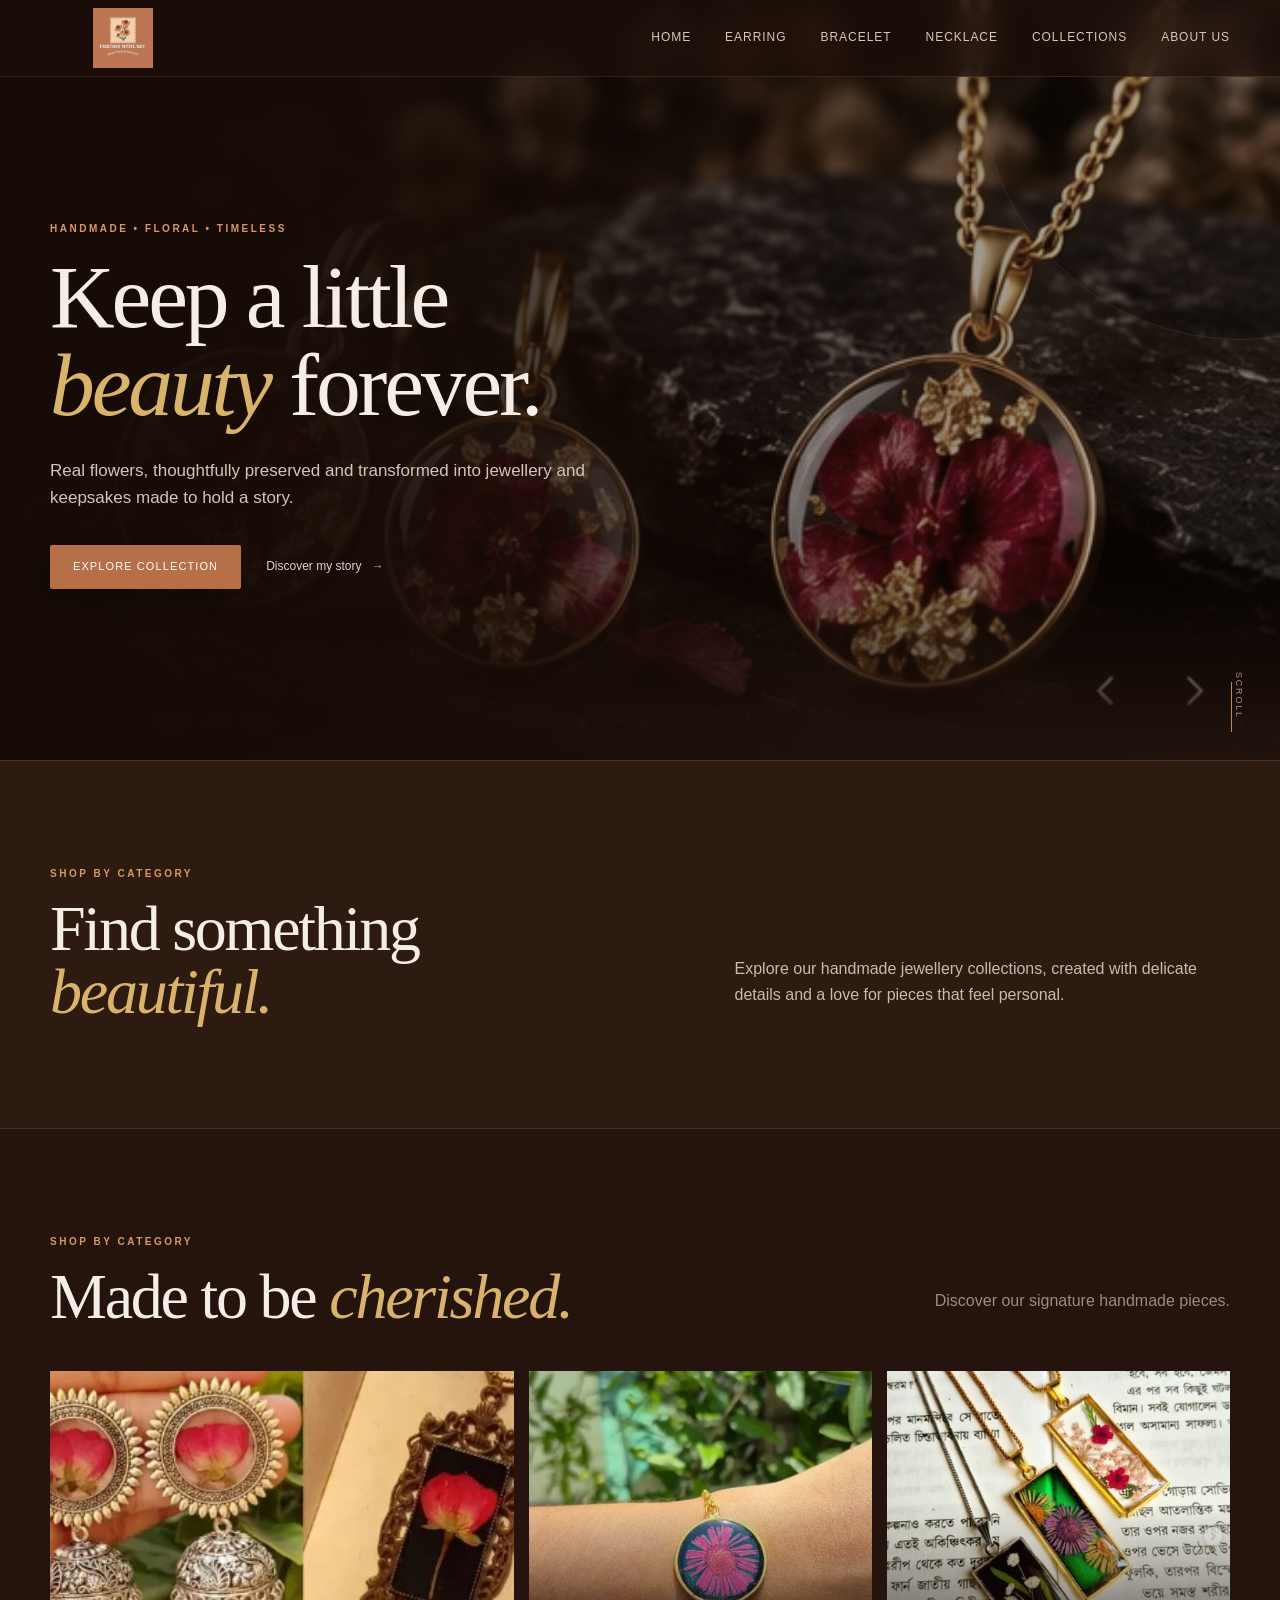
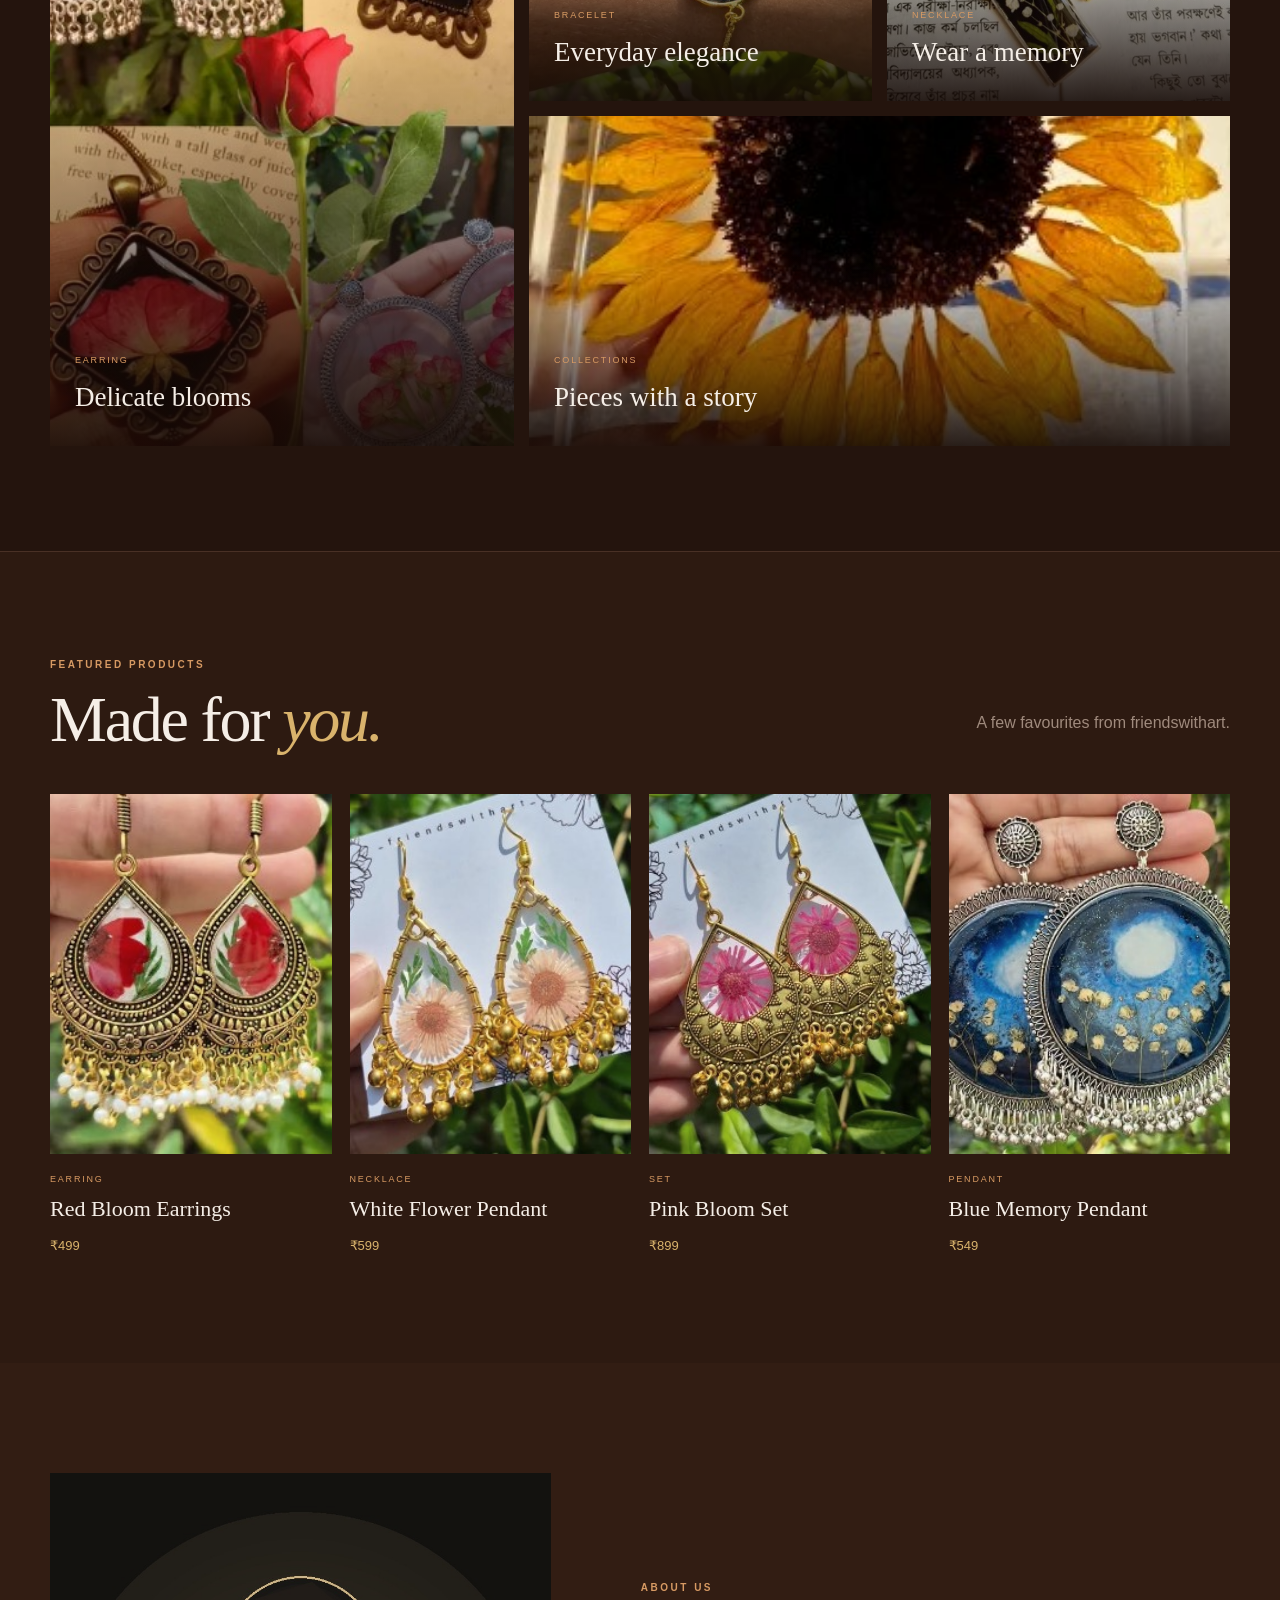
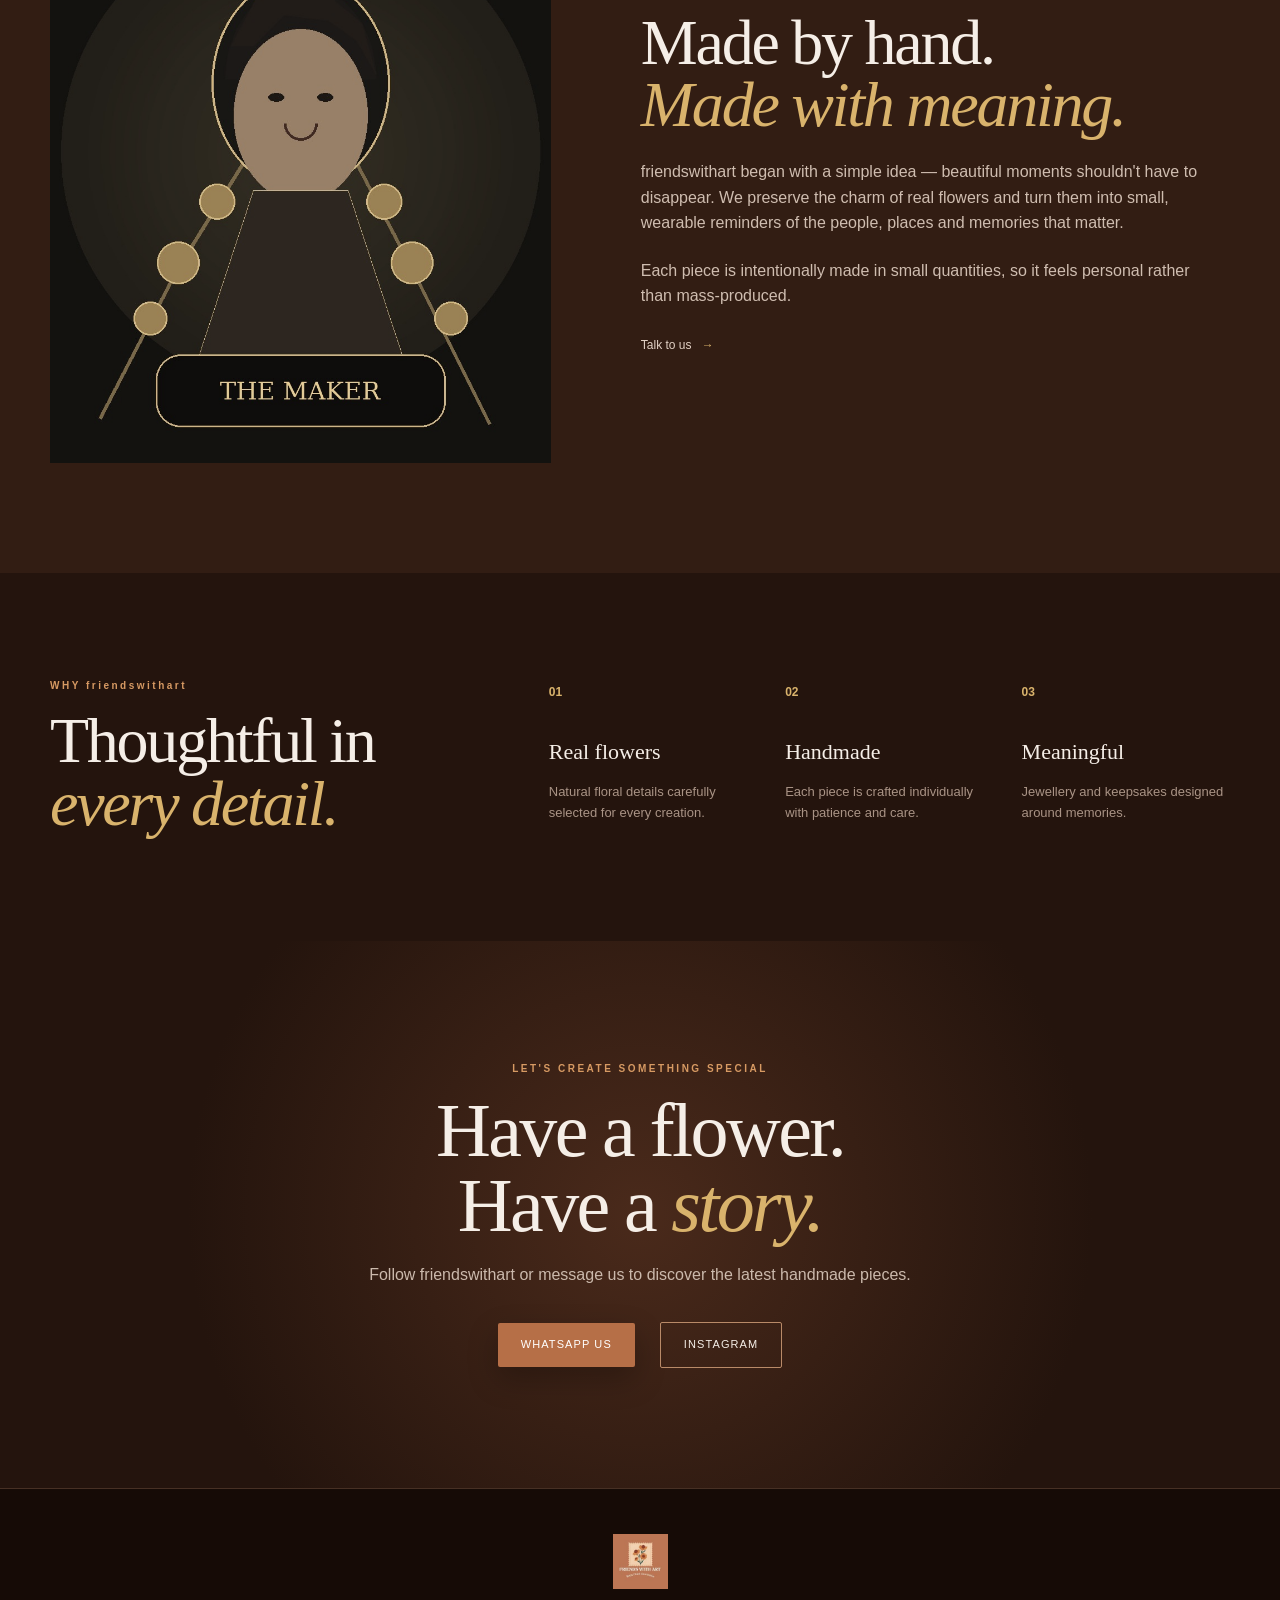
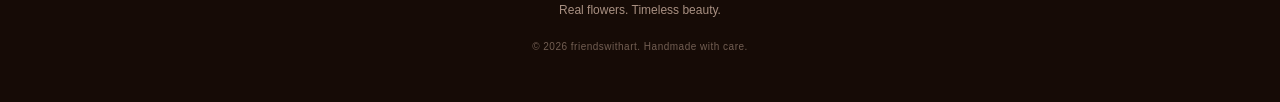
<file: friendswithart/index.html>
<!doctype html>
<html lang="en">
<head>
<meta charset="utf-8">
<meta name="viewport" content="width=device-width,initial-scale=1">
<meta name="description" content="friendswithart — handmade floral jewellery and meaningful keepsakes made with real flowers.">
<meta name="theme-color" content="#24140d">
<title>friendswithart | Real Flowers, Timeless Beauty</title>
<link rel="stylesheet" href="style.css">
</head>
<body>
<header class="header" id="header">
  <div class="wrap nav">
    <a class="logo" href="#top"><img src="assets/logo.png" alt="friendswithart"></a>
    <nav id="nav">
      <a href="#top">Home</a><a href="#earring">Earring</a><a href="#bracelet">Bracelet</a><a href="#necklace">Necklace</a><a href="#collections">Collections</a><a href="#about">About Us</a>
    </nav>
    <button class="menu" id="menu" aria-label="Open menu"><span></span><span></span><span></span></button>
  </div>
</header>

<main id="top">
<section class="hero">
  <div class="hero-image"></div><div class="hero-glow"></div>
  <div class="wrap hero-content">
    <div class="copy">
      <p class="eyebrow">HANDMADE • FLORAL • TIMELESS</p>
      <h1>Keep a little<br><em>beauty</em> forever.</h1>
      <p class="lead">Real flowers, thoughtfully preserved and transformed into jewellery and keepsakes made to hold a story.</p>
      <div class="actions"><a class="btn primary" href="#collections">Explore Collection</a><a class="text-link" href="#about">Discover my story <span>→</span></a></div>
    </div>
  </div>
  <div class="scroll">SCROLL <span></span></div>
</section>

<section class="intro" id="shop-category">
 <div class="wrap intro-grid">
  <div><p class="eyebrow">SHOP BY CATEGORY</p><h2>Find something <em>beautiful.</em></h2></div>
  <p>Explore our handmade jewellery collections, created with delicate details and a love for pieces that feel personal.</p>
 </div>
</section>

<section class="collections" id="collections">
 <div class="wrap">
  <div class="section-head"><div><p class="eyebrow">SHOP BY CATEGORY</p><h2>Made to be <em>cherished.</em></h2></div><p>Discover our signature handmade pieces.</p></div>
  <div class="cards">
   <a class="card large" id="earring" href="#featured"><img src="assets/category-earrings.jpg" alt="Floral earrings"><div><span>EARRING</span><h3>Delicate blooms</h3></div></a>
   <a class="card" id="bracelet" href="#featured"><img src="assets/category-sets.jpg" alt="Bracelets"><div><span>BRACELET</span><h3>Everyday elegance</h3></div></a>
   <a class="card" id="necklace" href="#featured"><img src="assets/category-pendants.jpg" alt="Floral necklaces"><div><span>NECKLACE</span><h3>Wear a memory</h3></div></a>
   <a class="card wide" href="#featured"><img src="assets/category-memory.jpg" alt="Collections"><div><span>COLLECTIONS</span><h3>Pieces with a story</h3></div></a>
  </div>
 </div>
</section>

<section class="featured" id="featured">
 <div class="wrap">
  <div class="section-head"><div><p class="eyebrow">FEATURED PRODUCTS</p><h2>Made for <em>you.</em></h2></div><p>A few favourites from friendswithart.</p></div>
  <div class="products">
   <article class="product"><div class="product-image"><img src="assets/fallback-red.jpg" alt="Red floral earrings"></div><p class="product-type">EARRING</p><h3>Red Bloom Earrings</h3><span class="price">₹499</span></article>
   <article class="product"><div class="product-image"><img src="assets/fallback-white.jpg" alt="Floral pendant necklace"></div><p class="product-type">NECKLACE</p><h3>White Flower Pendant</h3><span class="price">₹599</span></article>
   <article class="product"><div class="product-image"><img src="assets/fallback-pink.jpg" alt="Pink floral jewellery set"></div><p class="product-type">SET</p><h3>Pink Bloom Set</h3><span class="price">₹899</span></article>
   <article class="product"><div class="product-image"><img src="assets/fallback-blue.jpg" alt="Blue floral pendant"></div><p class="product-type">PENDANT</p><h3>Blue Memory Pendant</h3><span class="price">₹549</span></article>
  </div>
 </div>
</section>

<section class="story" id="about">
 <div class="wrap story-grid">
  <div class="story-image"><img src="assets/owner-placeholder.jpg" alt="friendswithart artisan"></div>
  <div class="story-copy"><p class="eyebrow">ABOUT US</p><h2>Made by hand.<br><em>Made with meaning.</em></h2><p>friendswithart began with a simple idea — beautiful moments shouldn't have to disappear. We preserve the charm of real flowers and turn them into small, wearable reminders of the people, places and memories that matter.</p><p>Each piece is intentionally made in small quantities, so it feels personal rather than mass-produced.</p><a class="text-link" href="#contact">Talk to us <span>→</span></a></div>
 </div>
</section>

<section class="promise">
 <div class="wrap promise-grid">
  <div><p class="eyebrow">WHY friendswithart</p><h2>Thoughtful in<br><em>every detail.</em></h2></div>
  <div class="features"><div><b>01</b><h3>Real flowers</h3><p>Natural floral details carefully selected for every creation.</p></div><div><b>02</b><h3>Handmade</h3><p>Each piece is crafted individually with patience and care.</p></div><div><b>03</b><h3>Meaningful</h3><p>Jewellery and keepsakes designed around memories.</p></div></div>
 </div>
</section>

<section class="cta" id="contact"><div class="wrap"><p class="eyebrow">LET'S CREATE SOMETHING SPECIAL</p><h2>Have a flower.<br>Have a <em>story.</em></h2><p>Follow friendswithart or message us to discover the latest handmade pieces.</p><div class="actions"><a class="btn primary" href="https://wa.me/919876543210" target="_blank" rel="noopener">WhatsApp Us</a><a class="btn outline" href="https://www.instagram.com/_friendswithart_/" target="_blank" rel="noopener">Instagram</a></div></div></section>
</main>

<footer><div class="wrap footer"><img src="assets/logo.png" alt="friendswithart"><p>Real flowers. Timeless beauty.</p><small>© <span id="year"></span> friendswithart. Handmade with care.</small></div></footer>
<script src="script.js"></script>
</body></html>
</file>
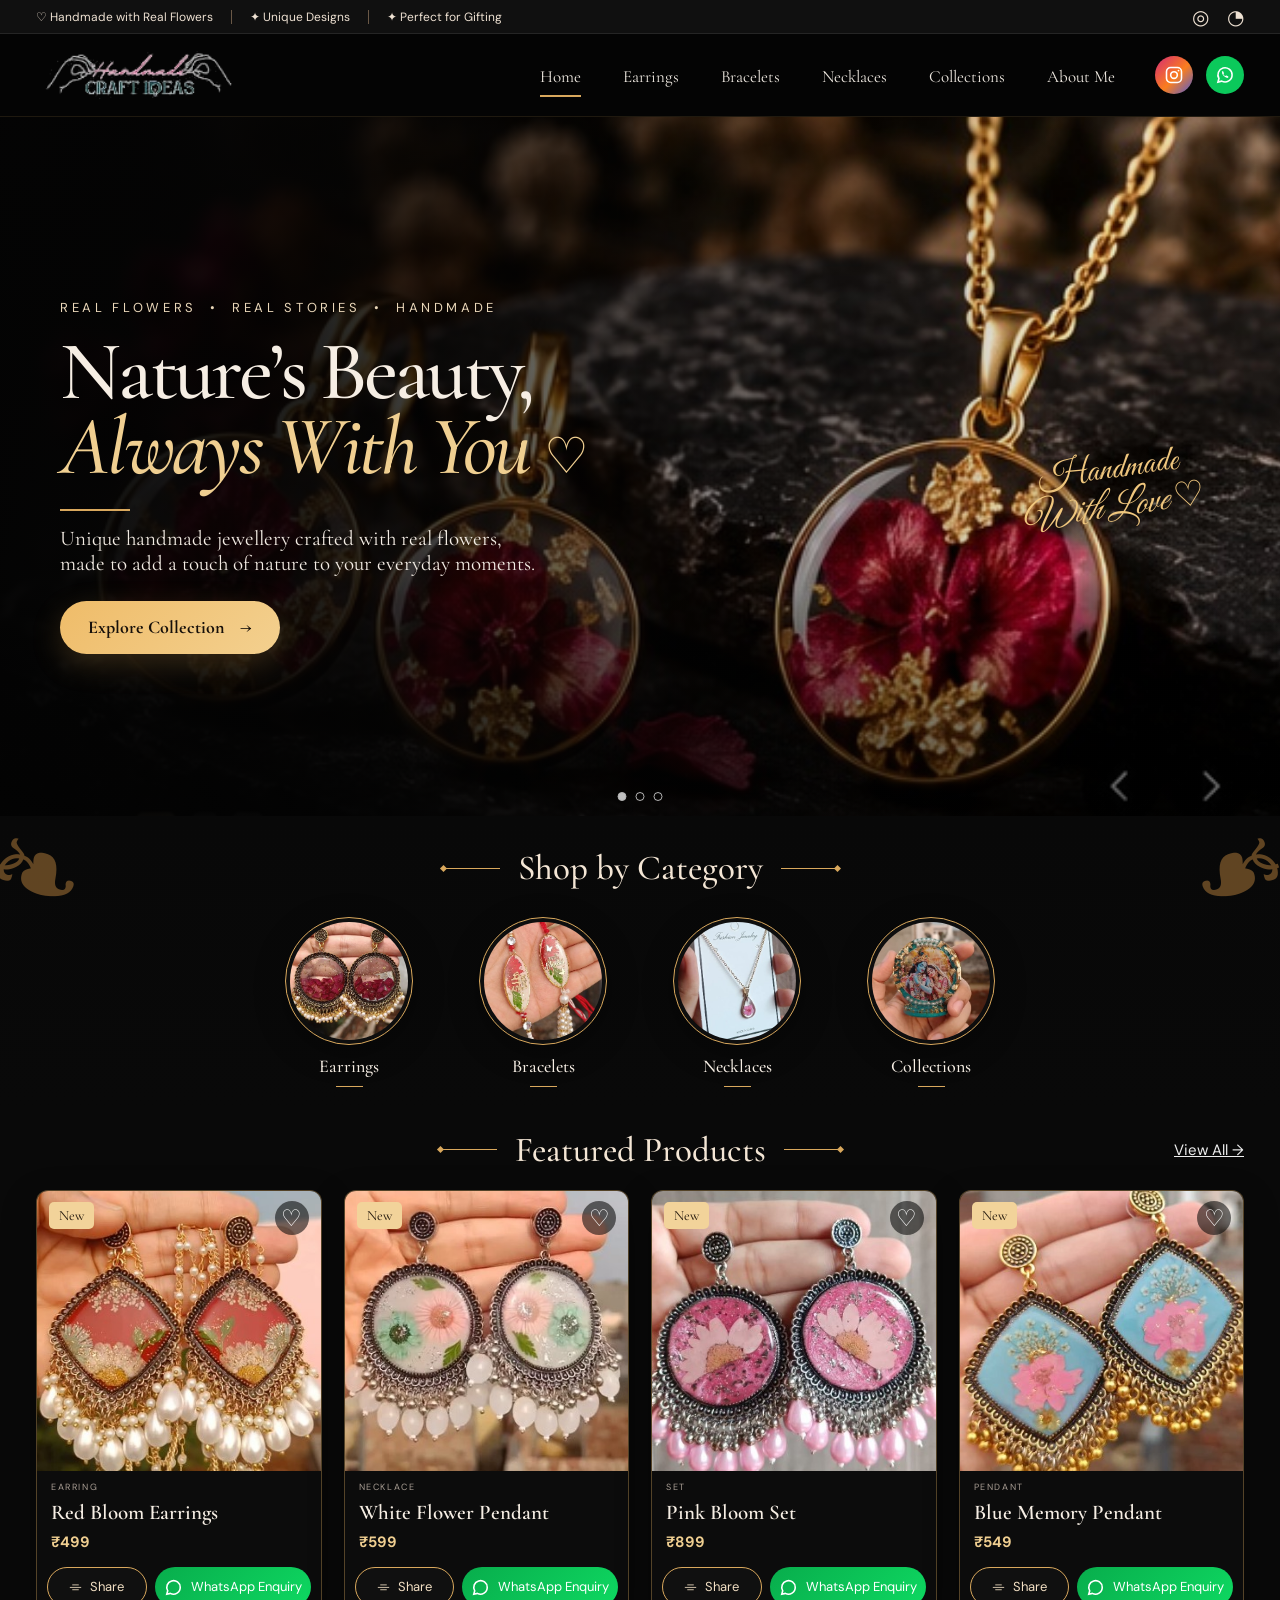
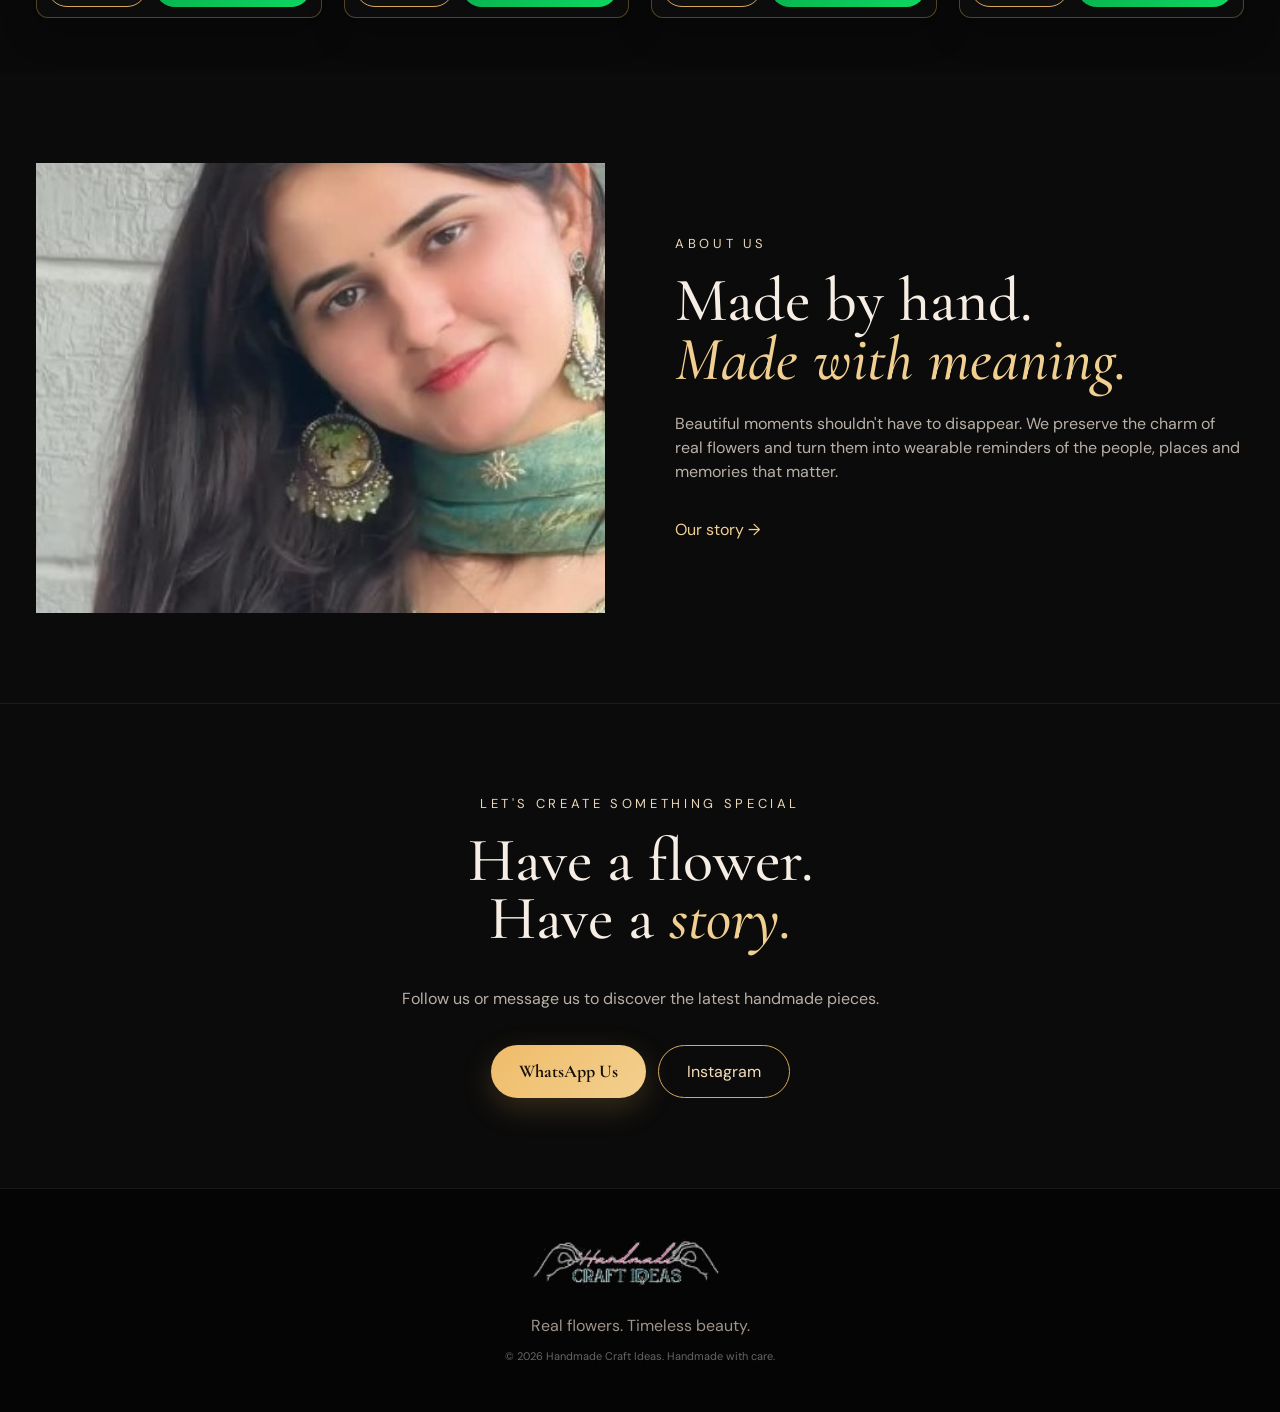
<file: handmade_craft_ideas/index.html>
<!doctype html>
<html lang="en">
<head>
<meta charset="utf-8">
<meta name="viewport" content="width=device-width,initial-scale=1">
<meta name="description" content="Handmade floral jewellery crafted with real flowers.">
<meta name="theme-color" content="#080808">
<title>Handmade Craft Ideas — Handmade With Real Flowers</title>
<link rel="preconnect" href="https://fonts.googleapis.com">
<link rel="preconnect" href="https://fonts.gstatic.com" crossorigin>
<link href="https://fonts.googleapis.com/css2?family=Cormorant+Garamond:wght@400;500;600;700&family=DM+Sans:wght@400;500;600;700&family=Great+Vibes&display=swap" rel="stylesheet">
<link rel="stylesheet" href="style.css">
</head>
<body>
<header class="header" id="header">
  <div class="top-strip"><div class="wrap top-inner"><span>♡ Handmade with Real Flowers</span><i></i><span>✦ Unique Designs</span><i></i><span>✦ Perfect for Gifting</span><div class="top-social"><a href="https://www.instagram.com/handmade_craft_ideas05/" target="_blank" aria-label="Instagram">◎</a><a href="https://wa.me/919876543210" target="_blank" aria-label="WhatsApp">◔</a></div></div></div>
  <div class="wrap nav">
    <a class="brand" href="#top" aria-label="Handmade Craft Ideas"><img src="assets/logo.png" alt="Handmade Craft Ideas"></a>
    <nav id="nav"><a class="active" href="#top">Home</a><a href="#earring">Earrings</a><a href="#bracelet">Bracelets</a><a href="#necklace">Necklaces</a><a href="#collections">Collections</a><a href="#about">About Me</a></nav>
    <div class="header-tools">
      <a class="social instagram" href="https://www.instagram.com/handmade_craft_ideas05/" target="_blank" aria-label="Instagram"><svg viewBox="0 0 24 24"><rect x="3" y="3" width="18" height="18" rx="5"></rect><circle cx="12" cy="12" r="4"></circle><circle cx="17.4" cy="6.7" r="1.1" class="fill"></circle></svg></a>
      <a class="social whatsapp" href="https://wa.me/919876543210" target="_blank" aria-label="WhatsApp"><svg viewBox="0 0 24 24"><path d="M20.5 11.7A8.5 8.5 0 0 1 8 19.4L3.5 20.5l1.2-4.3A8.5 8.5 0 1 1 20.5 11.7Z"></path><path d="M8.1 7.8c.2-.4.4-.4.7-.4h.6c.2 0 .4.1.5.4l.8 1.8c.1.2.1.4 0 .6l-.5.7c-.1.2-.1.3 0 .5.4.8 1 1.4 1.8 1.8.2.1.3.1.5 0l.7-.5c.2-.1.4-.1.6 0l1.8.8c.3.1.4.3.4.5v.6c0 .3 0 .5-.4.7-.4.2-1.1.3-1.6.1-1.2-.4-2.4-1.1-3.4-2.1s-1.7-2.2-2.1-3.4c-.2-.5-.1-1.2.1-1.6Z" class="wa-fill"></path></svg></a>
      <button class="menu" id="menu" aria-label="Open menu"><span></span><span></span><span></span></button>
    </div>
  </div>
</header>

<main id="top">
<section class="hero">
  <div class="hero-image"></div><div class="hero-overlay"></div>
  <div class="wrap hero-content">
    <div class="copy">
      <p class="eyebrow">REAL FLOWERS&nbsp;&nbsp;•&nbsp;&nbsp;REAL STORIES&nbsp;&nbsp;•&nbsp;&nbsp;HANDMADE</p>
      <h1>Nature’s Beauty,<br><em>Always With You</em> <span class="heart">♡</span></h1>
      <div class="gold-rule"></div>
      <p class="lead">Unique handmade jewellery crafted with real flowers,<br class="desktop"> made to add a touch of nature to your everyday moments.</p>
      <a class="hero-btn" href="#collections">Explore Collection <span>→</span></a>
    </div>
  </div>
  <div class="hero-note">Handmade<br><em>With Love</em> ♡</div>
  <div class="hero-dots"><span class="active"></span><span></span><span></span></div>
</section>

<section class="category-section" id="collections">
 <div class="decor left">❧</div><div class="decor right">❧</div>
 <div class="wrap">
  <div class="section-title"><span></span><h2>Shop by Category</h2><span></span></div>
  <div class="categories">
   <a class="category" id="earring" href="#featured"><div class="cat-img"><img src="assets/category-earrings.jpg" alt="Earrings"></div><strong>Earrings</strong><i></i></a>
   <a class="category" id="bracelet" href="#featured"><div class="cat-img"><img src="assets/category-sets.jpg" alt="Bracelets"></div><strong>Bracelets</strong><i></i></a>
   <a class="category" id="necklace" href="#featured"><div class="cat-img"><img src="assets/category-pendants.jpg" alt="Necklaces"></div><strong>Necklaces</strong><i></i></a>
   <a class="category" href="#featured"><div class="cat-img"><img src="assets/category-memory.jpg" alt="Collections"></div><strong>Collections</strong><i></i></a>
  </div>
 </div>
</section>

<section class="featured" id="featured">
 <div class="wrap">
  <div class="section-title featured-title"><span></span><h2>Featured Products</h2><span></span><a href="#featured">View All →</a></div>
  <div class="products">
   <article class="product"><div class="product-image"><span class="badge">New</span><button class="heart-btn">♡</button><img src="assets/fallback-red.jpg" alt="Red Bloom Earrings"></div><div class="product-info"><p>EARRING</p><h3>Red Bloom Earrings</h3><strong>₹499</strong></div><div class="product-actions"><button class="share-btn" type="button" data-product="Red Bloom Earrings" data-price="₹499"><span>⌯</span> Share</button><a class="wa-btn" href="https://wa.me/919876543210?text=Hi%2C%20I%27m%20interested%20in%20Red%20Bloom%20Earrings%20-%20%E2%82%B9499" target="_blank"><svg viewBox="0 0 24 24"><path d="M20.5 11.7A8.5 8.5 0 0 1 8 19.4L3.5 20.5l1.2-4.3A8.5 8.5 0 1 1 20.5 11.7Z"></path></svg> WhatsApp Enquiry</a></div></article>
   <article class="product"><div class="product-image"><span class="badge">New</span><button class="heart-btn">♡</button><img src="assets/fallback-white.jpg" alt="White Flower Pendant"></div><div class="product-info"><p>NECKLACE</p><h3>White Flower Pendant</h3><strong>₹599</strong></div><div class="product-actions"><button class="share-btn" type="button" data-product="White Flower Pendant" data-price="₹599"><span>⌯</span> Share</button><a class="wa-btn" href="https://wa.me/919876543210?text=Hi%2C%20I%27m%20interested%20in%20White%20Flower%20Pendant%20-%20%E2%82%B9599" target="_blank"><svg viewBox="0 0 24 24"><path d="M20.5 11.7A8.5 8.5 0 0 1 8 19.4L3.5 20.5l1.2-4.3A8.5 8.5 0 1 1 20.5 11.7Z"></path></svg> WhatsApp Enquiry</a></div></article>
   <article class="product"><div class="product-image"><span class="badge">New</span><button class="heart-btn">♡</button><img src="assets/fallback-pink.jpg" alt="Pink Bloom Set"></div><div class="product-info"><p>SET</p><h3>Pink Bloom Set</h3><strong>₹899</strong></div><div class="product-actions"><button class="share-btn" type="button" data-product="Pink Bloom Set" data-price="₹899"><span>⌯</span> Share</button><a class="wa-btn" href="https://wa.me/919876543210?text=Hi%2C%20I%27m%20interested%20in%20Pink%20Bloom%20Set%20-%20%E2%82%B9899" target="_blank"><svg viewBox="0 0 24 24"><path d="M20.5 11.7A8.5 8.5 0 0 1 8 19.4L3.5 20.5l1.2-4.3A8.5 8.5 0 1 1 20.5 11.7Z"></path></svg> WhatsApp Enquiry</a></div></article>
   <article class="product"><div class="product-image"><span class="badge">New</span><button class="heart-btn">♡</button><img src="assets/fallback-blue.jpg" alt="Blue Memory Pendant"></div><div class="product-info"><p>PENDANT</p><h3>Blue Memory Pendant</h3><strong>₹549</strong></div><div class="product-actions"><button class="share-btn" type="button" data-product="Blue Memory Pendant" data-price="₹549"><span>⌯</span> Share</button><a class="wa-btn" href="https://wa.me/919876543210?text=Hi%2C%20I%27m%20interested%20in%20Blue%20Memory%20Pendant%20-%20%E2%82%B9549" target="_blank"><svg viewBox="0 0 24 24"><path d="M20.5 11.7A8.5 8.5 0 0 1 8 19.4L3.5 20.5l1.2-4.3A8.5 8.5 0 1 1 20.5 11.7Z"></path></svg> WhatsApp Enquiry</a></div></article>
  </div>
 </div>
</section>

<section class="story" id="about"><div class="wrap story-grid"><div class="story-image"><img src="assets/owner-placeholder.jpg" alt="Handmade jewellery artisan"></div><div><p class="eyebrow">ABOUT US</p><h2>Made by hand.<br><em>Made with meaning.</em></h2><p>Beautiful moments shouldn't have to disappear. We preserve the charm of real flowers and turn them into wearable reminders of the people, places and memories that matter.</p><a class="text-link" href="#contact">Our story →</a></div></div></section>
<section class="cta" id="contact"><div class="wrap"><p class="eyebrow">LET'S CREATE SOMETHING SPECIAL</p><h2>Have a flower.<br>Have a <em>story.</em></h2><p>Follow us or message us to discover the latest handmade pieces.</p><div class="cta-actions"><a class="hero-btn" href="https://wa.me/919876543210" target="_blank">WhatsApp Us</a><a class="outline-btn" href="https://www.instagram.com/handmade_craft_ideas05/" target="_blank">Instagram</a></div></div></section>
</main>
<footer><div class="wrap"><div class="brand footer-brand"> <a class="brand" href="#top" aria-label="Handmade Craft Ideas"><img src="assets/logo.png" alt="Handmade Craft Ideas"></a></div><p>Real flowers. Timeless beauty.</p><small>© <span id="year"></span> Handmade Craft Ideas. Handmade with care.</small></div></footer>
<script src="script.js"></script>
</body></html>
</file>
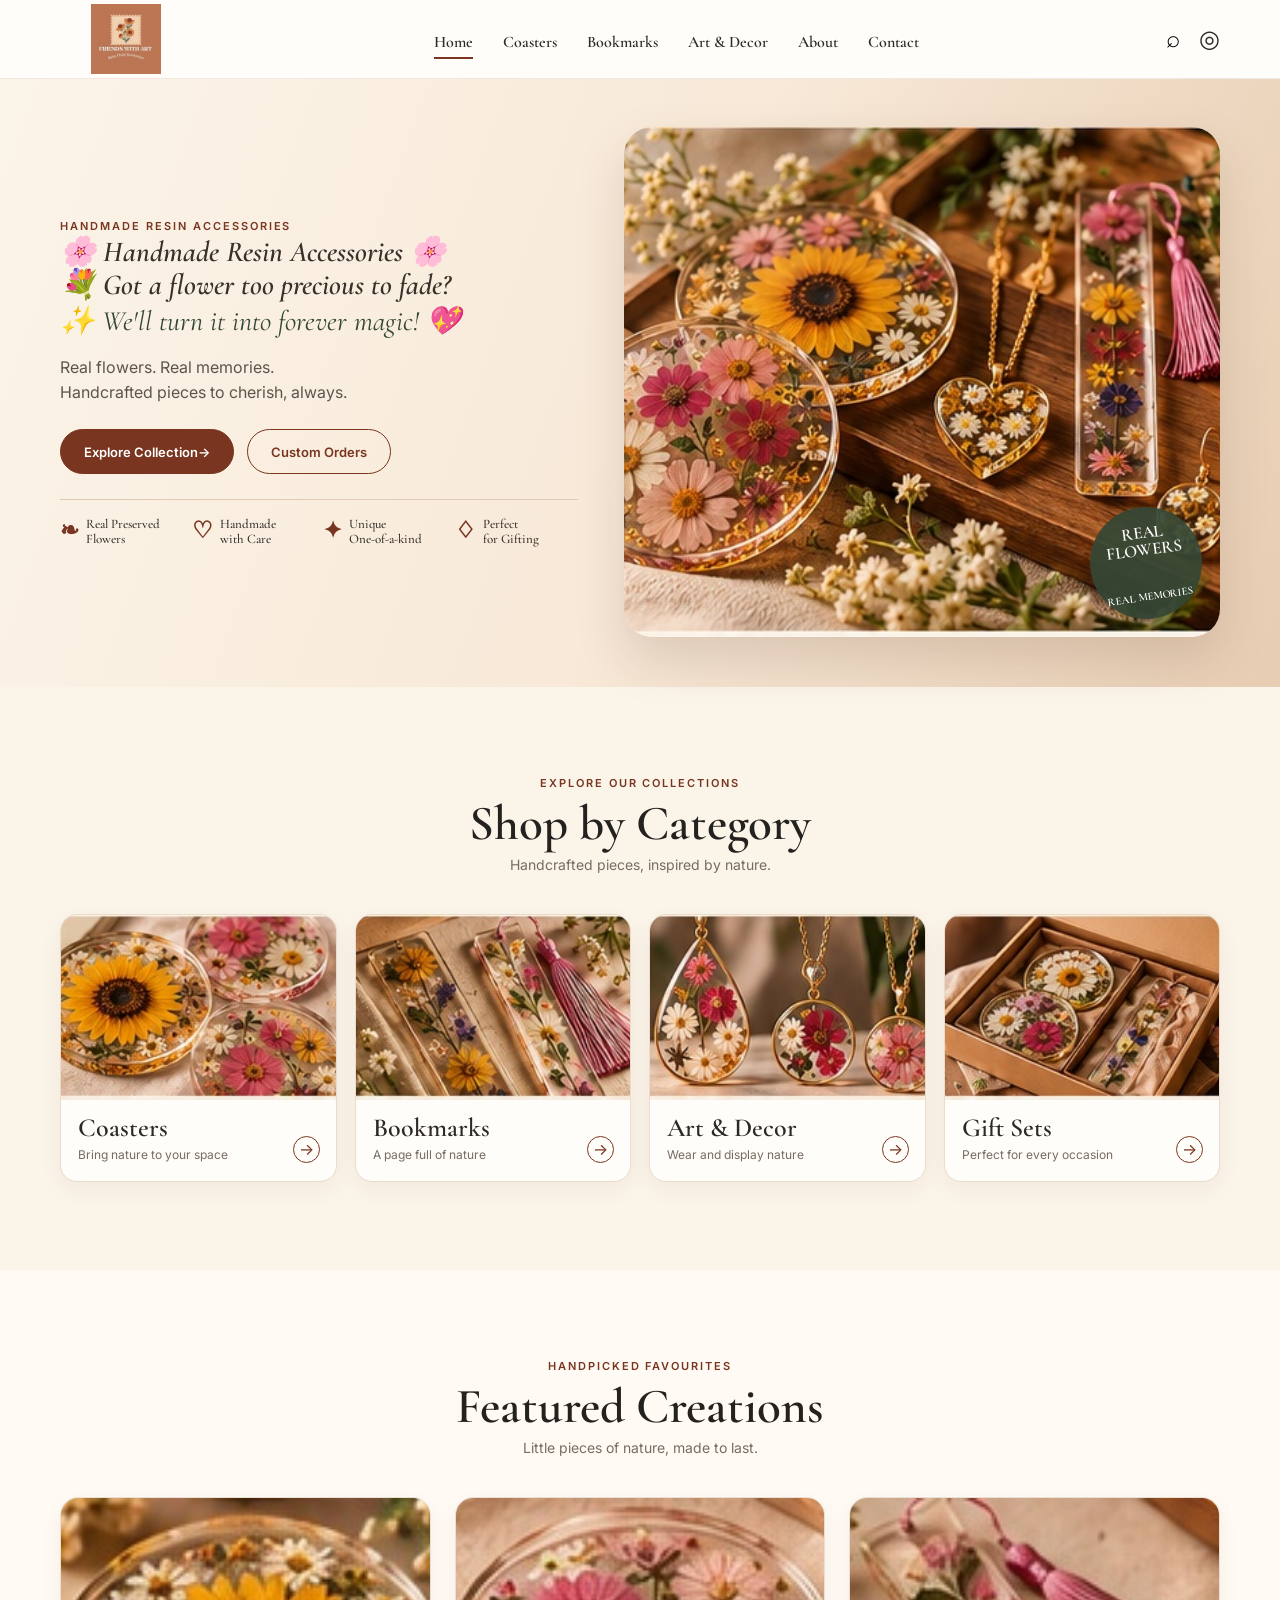
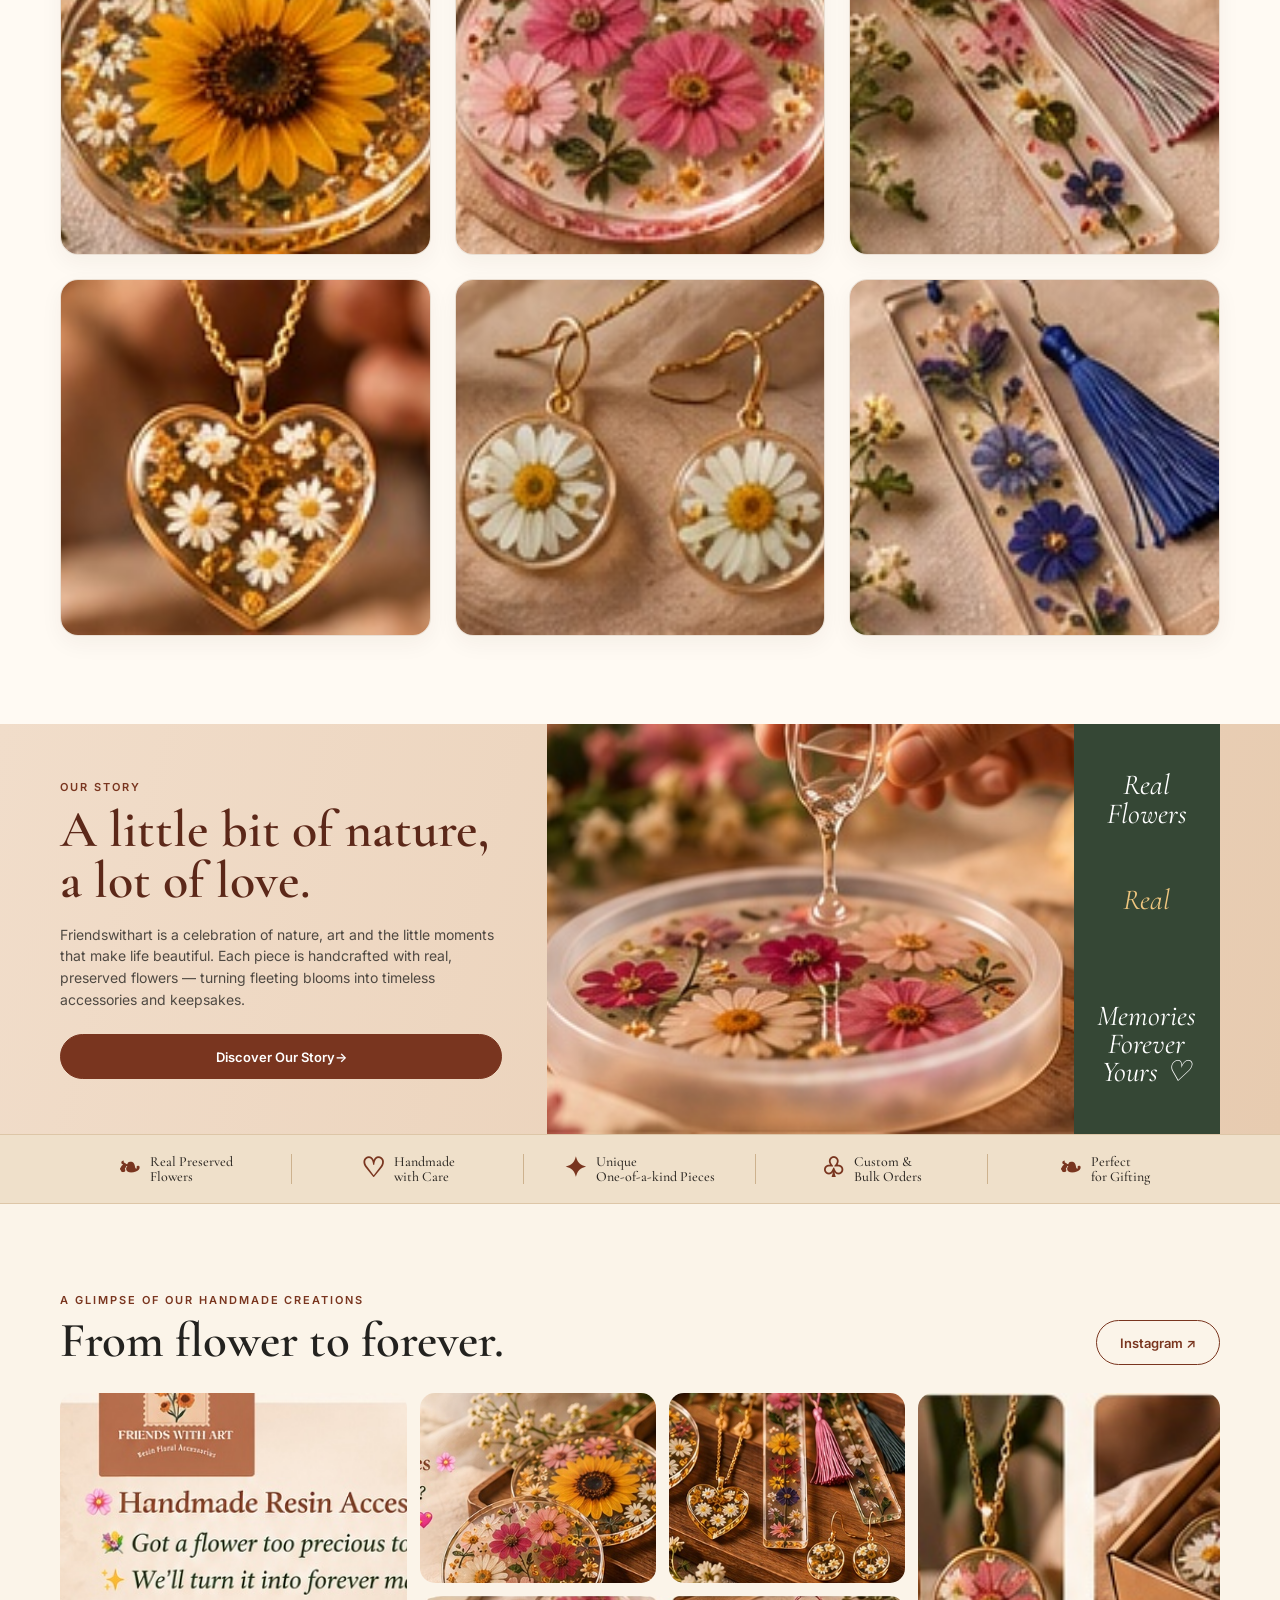
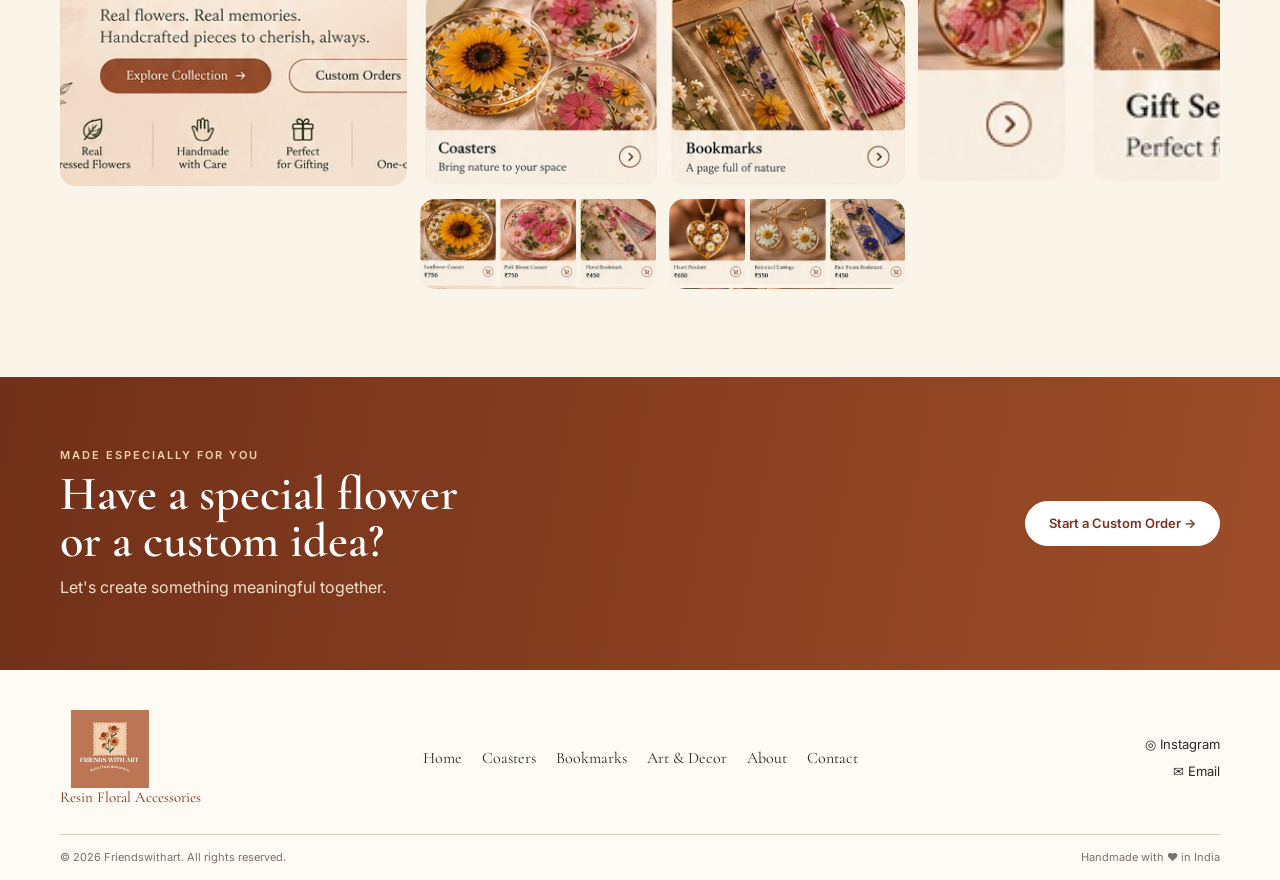
<file: friendswithart/old/index.html>
<!doctype html>
<html lang="en">
<head>
  <meta charset="utf-8">
  <meta name="viewport" content="width=device-width, initial-scale=1">
  <meta name="description" content="Friends With Art — handmade resin accessories created with real flowers and memories.">
  <title>Friends With Art | Handmade Resin Accessories</title>
  <link rel="preconnect" href="https://fonts.googleapis.com">
  <link rel="preconnect" href="https://fonts.gstatic.com" crossorigin>
  <link href="https://fonts.googleapis.com/css2?family=Cormorant+Garamond:wght@500;600;700&family=Inter:wght@400;500;600&display=swap" rel="stylesheet">
  <link rel="stylesheet" href="style.css">
</head>
<body>

<header class="header" id="top">
  <div class="container header-inner">
    <a class="logo" href="#home"><img src="assets/logo.jpg" alt="Friends With Art"></a>

    <nav class="desktop-nav" aria-label="Main navigation">
      <a class="active" href="#home">Home</a>
      <a href="#categories">Coasters</a>
      <a href="#categories">Bookmarks</a>
      <a href="#categories">Art &amp; Decor</a>
      <a href="#story">About</a>
      <a href="#contact">Contact</a>
    </nav>

    <div class="header-actions">
      <button class="search-btn" id="searchBtn" aria-label="Search">⌕</button>
      <a href="https://www.instagram.com/_friendswithart_/" target="_blank" rel="noopener" class="insta-btn" aria-label="Instagram">◎</a>
      <button class="hamburger" id="hamburger" aria-label="Open menu" aria-expanded="false">
        <i></i><i></i><i></i>
      </button>
    </div>
  </div>

  <nav class="mobile-nav" id="mobileNav" aria-label="Mobile navigation">
    <a href="#home">Home</a>
    <a href="#categories">Coasters</a>
    <a href="#categories">Bookmarks</a>
    <a href="#categories">Art &amp; Decor</a>
    <a href="#story">About</a>
    <a href="#contact">Contact</a>
  </nav>
</header>

<main>
<section class="hero" id="home">
  <div class="container hero-layout">
    <div class="hero-content reveal">
      <div class="small-label">HANDMADE RESIN ACCESSORIES</div>
      <h2>🌸 Handmade Resin Accessories 🌸</h2>
      <h2>💐 Got a flower too precious to fade?</h2>
      <p class="magic">✨ We'll turn it into forever magic! 💖</p>
      <p class="hero-description">Real flowers. Real memories.<br>Handcrafted pieces to cherish, always.</p>
      <div class="hero-cta">
        <a class="button primary" href="#featured">Explore Collection <span>→</span></a>
        <a class="button secondary" href="#contact">Custom Orders</a>
      </div>
      <div class="promise-list">
        <div><b>❧</b><span>Real Preserved<br>Flowers</span></div>
        <div><b>♡</b><span>Handmade<br>with Care</span></div>
        <div><b>✦</b><span>Unique<br>One-of-a-kind</span></div>
        <div><b>♢</b><span>Perfect<br>for Gifting</span></div>
      </div>
    </div>

    <div class="hero-photo reveal">
      <img src="assets/hero.jpg" alt="Floral resin accessories">
      <div class="photo-badge">REAL FLOWERS<br><small>REAL MEMORIES</small></div>
    </div>
  </div>
</section>

<section class="section categories" id="categories">
  <div class="container">
    <div class="section-title reveal">
      <div class="small-label">EXPLORE OUR COLLECTIONS</div>
      <h2>Shop by Category</h2>
      <p>Handcrafted pieces, inspired by nature.</p>
    </div>

    <div class="category-grid">
      <a class="category-card reveal" href="#featured"><img src="assets/coasters.jpg" alt="Resin floral coasters"><span><b>Coasters</b><small>Bring nature to your space</small></span><i>→</i></a>
      <a class="category-card reveal" href="#featured"><img src="assets/bookmarks.jpg" alt="Resin floral bookmarks"><span><b>Bookmarks</b><small>A page full of nature</small></span><i>→</i></a>
      <a class="category-card reveal" href="#featured"><img src="assets/decor.jpg" alt="Floral art and decor"><span><b>Art &amp; Decor</b><small>Wear and display nature</small></span><i>→</i></a>
      <a class="category-card reveal" href="#featured"><img src="assets/gifts.jpg" alt="Floral gift sets"><span><b>Gift Sets</b><small>Perfect for every occasion</small></span><i>→</i></a>
    </div>
  </div>
</section>

<section class="section featured" id="featured">
  <div class="container">
    <div class="section-title reveal">
      <div class="small-label">HANDPICKED FAVOURITES</div>
      <h2>Featured Creations</h2>
      <p>Little pieces of nature, made to last.</p>
    </div>

    <div class="product-grid">
      <article class="product reveal"><img src="assets/sunflower.jpg" alt="Sunflower Coaster"><div><h3>Sunflower Coaster</h3><strong>₹750</strong></div></article>
      <article class="product reveal"><img src="assets/pink-bloom.jpg" alt="Pink Bloom Coaster"><div><h3>Pink Bloom Coaster</h3><strong>₹750</strong></div></article>
      <article class="product reveal"><img src="assets/bookmark.jpg" alt="Floral Bookmark"><div><h3>Floral Bookmark</h3><strong>₹450</strong></div></article>
      <article class="product reveal"><img src="assets/pendant.jpg" alt="Heart Pendant"><div><h3>Heart Pendant</h3><strong>₹650</strong></div></article>
      <article class="product reveal"><img src="assets/earrings.jpg" alt="Botanical Earrings"><div><h3>Botanical Earrings</h3><strong>₹550</strong></div></article>
      <article class="product reveal"><img src="assets/blue-bookmark.jpg" alt="Blue Bloom Bookmark"><div><h3>Blue Bloom Bookmark</h3><strong>₹450</strong></div></article>
    </div>
  </div>
</section>

<section class="story" id="story">
  <div class="container story-layout">
    <div class="story-copy reveal">
      <div class="small-label">OUR STORY</div>
      <h2>A little bit of nature,<br>a lot of love.</h2>
      <p>Friendswithart is a celebration of nature, art and the little moments that make life beautiful. Each piece is handcrafted with real, preserved flowers — turning fleeting blooms into timeless accessories and keepsakes.</p>
      <a class="button primary" href="#contact">Discover Our Story <span>→</span></a>
    </div>
    <div class="story-photo reveal"><img src="assets/story.jpg" alt="Handcrafted floral resin artwork"></div>
    <div class="story-card reveal">Real<br>Flowers<br><em>Real</em><br>Memories<br>Forever<br>Yours ♡</div>
  </div>
</section>

<section class="values">
  <div class="container values-grid">
    <div><b>❧</b><span>Real Preserved<br>Flowers</span></div>
    <div><b>♡</b><span>Handmade<br>with Care</span></div>
    <div><b>✦</b><span>Unique<br>One-of-a-kind Pieces</span></div>
    <div><b>♧</b><span>Custom &amp;<br>Bulk Orders</span></div>
    <div><b>❧</b><span>Perfect<br>for Gifting</span></div>
  </div>
</section>

<section class="section gallery">
  <div class="container">
    <div class="gallery-heading reveal">
      <div>
        <div class="small-label">A GLIMPSE OF OUR HANDMADE CREATIONS</div>
        <h2>From flower to forever.</h2>
      </div>
      <a class="button secondary" href="https://www.instagram.com/_friendswithart_/" target="_blank" rel="noopener">Instagram ↗</a>
    </div>

    <div class="gallery-mosaic">
      <figure class="g1 reveal"><img src="assets/gallery-1.jpg" alt="Friends With Art floral creation"></figure>
      <figure class="g2 reveal"><img src="assets/gallery-2.jpg" alt="Handmade resin accessories"></figure>
      <figure class="g3 reveal"><img src="assets/gallery-3.jpg" alt="Floral accessories"></figure>
      <figure class="g4 reveal"><img src="assets/gallery-4.jpg" alt="Preserved flower coasters"></figure>
      <figure class="g5 reveal"><img src="assets/gallery-5.jpg" alt="Nature inspired resin art"></figure>
      <figure class="g6 reveal"><img src="assets/gallery-6.jpg" alt="Handmade resin pieces"></figure>
      <figure class="g7 reveal"><img src="assets/gallery-7.jpg" alt="Floral keepsakes"></figure>
    </div>
  </div>
</section>

<section class="custom" id="contact">
  <div class="container custom-inner">
    <div>
      <div class="small-label">MADE ESPECIALLY FOR YOU</div>
      <h2>Have a special flower<br>or a custom idea?</h2>
      <p>Let's create something meaningful together.</p>
    </div>
    <a class="button light" href="mailto:hello@friendswithart.in">Start a Custom Order →</a>
  </div>
</section>
</main>

<footer class="footer">
  <div class="container footer-main">
    <div class="footer-brand">
      <img src="assets/logo.jpg" alt="Friends With Art">
      <p>Resin Floral Accessories</p>
    </div>
    <div class="footer-links">
      <a href="#home">Home</a><a href="#categories">Coasters</a><a href="#categories">Bookmarks</a><a href="#categories">Art &amp; Decor</a><a href="#story">About</a><a href="#contact">Contact</a>
    </div>
    <div class="footer-contact">
      <a href="https://www.instagram.com/_friendswithart_/" target="_blank" rel="noopener">◎ Instagram</a>
      <a href="mailto:hello@friendswithart.in">✉ Email</a>
    </div>
  </div>
  <div class="container footer-bottom"><span>© <span id="year"></span> Friendswithart. All rights reserved.</span><span>Handmade with ❤️ in India</span></div>
</footer>

<div class="toast" id="toast"></div>
<script src="script.js"></script>
</body>
</html>
</file>
<file: friendswithart/style.css>
*{box-sizing:border-box}html{scroll-behavior:smooth}body{margin:0;background:#24140d;color:#f5eee7;font-family:Arial,Helvetica,sans-serif;line-height:1.6}a{text-decoration:none;color:inherit}img{display:block;max-width:100%}.wrap{width:min(1180px,calc(100% - 48px));margin:auto}.header{position:fixed;top:0;left:0;right:0;z-index:20;background:rgba(28,15,9,.72);backdrop-filter:blur(16px);border-bottom:1px solid rgba(220,177,124,.14);transition:.3s}.header.scrolled{background:rgba(28,15,9,.94)}.nav{height:76px;display:flex;align-items:center}.logo{width:145px}.logo img{width:100%;height:60px;object-fit:contain}.nav nav{margin-left:auto;display:flex;gap:34px;font-size:12px;letter-spacing:.08em;text-transform:uppercase;color:#d9c7ba}.nav nav a{transition:.2s}.nav nav a:hover{color:#e0a56f}.menu{display:none;background:none;border:0;margin-left:auto}.menu span{display:block;width:24px;height:1px;background:#f5eee7;margin:6px}.hero{min-height:760px;position:relative;display:flex;align-items:center;overflow:hidden}.hero-image{position:absolute;inset:0;background:url('assets/hero.jpg') center/cover no-repeat;filter:saturate(.7)}.hero:after{content:'';position:absolute;inset:0;background:linear-gradient(90deg,#160b06 0%,rgba(22,11,6,.94) 30%,rgba(22,11,6,.45) 65%,rgba(22,11,6,.28)),linear-gradient(0deg,#24140d 0%,transparent 25%)}.hero-glow{position:absolute;width:520px;height:520px;border:1px solid rgba(217,179,108,.2);border-radius:50%;right:-220px;top:-180px;box-shadow:0 0 0 80px rgba(217,179,108,.025),0 0 0 160px rgba(217,179,108,.015)}.hero-content{position:relative;z-index:2}.copy{max-width:620px;padding-top:50px}.eyebrow{font-size:10px;letter-spacing:.25em;font-weight:bold;color:#d79a63;margin:0 0 16px}.hero h1,.intro h2,.section-head h2,.story h2,.promise h2,.cta h2{font-family:Georgia,'Times New Roman',serif;font-weight:400;line-height:.98;letter-spacing:-.035em}.hero h1{font-size:clamp(54px,7vw,92px);margin:0 0 28px}.hero em,h2 em{color:#d9b36c;font-style:italic}.lead{max-width:540px;color:#d4c4b9;font-size:17px}.actions{display:flex;align-items:center;gap:25px;margin-top:34px}.btn{display:inline-flex;align-items:center;justify-content:center;padding:13px 23px;border-radius:2px;font-size:11px;letter-spacing:.1em;text-transform:uppercase}.primary{background:#b66f47;color:#fff;box-shadow:0 12px 30px rgba(0,0,0,.25)}.primary:hover{background:#cc8559}.outline{border:1px solid #b98a68}.text-link{font-size:12px;color:#e2d1c5}.text-link span{color:#d9b36c;margin-left:7px}.scroll{position:absolute;z-index:3;right:34px;bottom:28px;font-size:9px;letter-spacing:.2em;color:#a98f7f;writing-mode:vertical-rl}.scroll span{display:block;height:50px;border-left:1px solid #b98a68;margin-top:10px}.intro{padding:105px 0;background:#2d1a11;border-top:1px solid #493025;border-bottom:1px solid #493025}.intro-grid{display:grid;grid-template-columns:1.2fr 1fr;gap:90px;align-items:end}.intro h2,.section-head h2,.story h2,.promise h2{font-size:clamp(40px,5vw,64px);margin:0}.intro-grid>p{color:#cbb9ac;max-width:500px}.collections{padding:105px 0;background:#24140d}.section-head{display:flex;justify-content:space-between;align-items:end;margin-bottom:42px}.section-head>p{color:#9f8a7d}.cards{display:grid;grid-template-columns:1.15fr .85fr .85fr;grid-auto-rows:330px;gap:15px}.card{position:relative;overflow:hidden;background:#352016}.card.large{grid-row:span 2}.card.wide{grid-column:2 / 4}.card img{width:100%;height:100%;object-fit:cover;transition:transform .6s}.card:after{content:'';position:absolute;inset:0;background:linear-gradient(0deg,rgba(20,9,5,.9),transparent 60%)}.card:hover img{transform:scale(1.045)}.card div{position:absolute;z-index:2;left:25px;bottom:22px}.card span{font-size:9px;letter-spacing:.2em;color:#d79a63}.card h3{font-family:Georgia,serif;font-size:27px;font-weight:400;margin:5px 0}.story{padding:110px 0;background:#321d13}.story-grid{display:grid;grid-template-columns:.85fr 1fr;gap:90px;align-items:center}.story-image{height:590px;overflow:hidden;background:#211109}.story-image img{width:100%;height:100%;object-fit:cover;filter:saturate(.7)}.story-copy{max-width:560px}.story-copy>p:not(.eyebrow){color:#cfbdb0;margin:22px 0}.promise{padding:105px 0;background:#24140d}.promise-grid{display:grid;grid-template-columns:.75fr 1.25fr;gap:90px}.features{display:grid;grid-template-columns:repeat(3,1fr);gap:28px}.features b{color:#d9b36c;font-size:12px}.features h3{font-family:Georgia,serif;font-size:22px;font-weight:400;margin:30px 0 10px}.features p{color:#a99385;font-size:13px}.cta{text-align:center;padding:120px 0;background:radial-gradient(circle at center,#4a2a1b 0,#24140d 65%)}.cta h2{font-size:clamp(48px,6vw,76px);margin:0 0 20px}.cta>div>p:not(.eyebrow){color:#cbb9ac}.cta .actions{justify-content:center}footer{background:#160b06;border-top:1px solid #473024;padding:45px 0}.footer{text-align:center}.footer img{width:125px;height:55px;object-fit:contain;margin:auto}.footer p{color:#a99082;font-size:12px}.footer small{color:#725e52;font-size:10px;letter-spacing:.05em}@media(max-width:800px){.wrap{width:min(100% - 32px,600px)}.nav nav{display:none}.menu{display:block}.nav.open nav{display:flex;position:absolute;top:76px;left:0;right:0;background:#1c0f09;flex-direction:column;padding:20px 24px;gap:0;border-bottom:1px solid #493025}.nav.open nav a{padding:13px 0}.hero{min-height:720px}.copy{padding-top:70px}.hero h1{font-size:56px}.intro-grid,.story-grid,.promise-grid{grid-template-columns:1fr;gap:40px}.cards{grid-template-columns:1fr 1fr;grid-auto-rows:250px}.card.large{grid-row:span 1}.card.wide{grid-column:1 / 3}.story-image{height:420px}.features{grid-template-columns:1fr}.section-head{display:block}.section-head>p{margin-top:15px}.scroll{display:none}}@media(max-width:520px){.hero h1{font-size:48px}.lead{font-size:15px}.actions{flex-wrap:wrap;gap:18px}.cards{grid-template-columns:1fr;grid-auto-rows:280px}.card.wide{grid-column:auto}.card h3{font-size:24px}.intro,.collections,.story,.promise,.cta{padding:75px 0}.story-image{height:350px}}

/* Shop by category + featured products */
.featured{padding:105px 0;background:#2d1a11;border-top:1px solid #493025}.products{display:grid;grid-template-columns:repeat(4,1fr);gap:18px}.product{min-width:0}.product-image{height:360px;overflow:hidden;background:#352016}.product-image img{width:100%;height:100%;object-fit:cover;transition:transform .6s;filter:saturate(.82)}.product:hover .product-image img{transform:scale(1.045)}.product-type{font-size:9px;letter-spacing:.2em;color:#d79a63;margin:18px 0 5px}.product h3{font-family:Georgia,serif;font-size:22px;font-weight:400;margin:0 0 6px}.price{color:#d9b36c;font-size:13px}.featured .section-head{margin-bottom:42px}@media(max-width:800px){.products{grid-template-columns:1fr 1fr}.product-image{height:300px}}@media(max-width:520px){.featured{padding:75px 0}.products{grid-template-columns:1fr}.product-image{height:360px}}
</file>
<file: handmade_craft_ideas/style.css>
:root{--bg:#070707;--surface:#0d0d0d;--gold:#d9a85d;--gold2:#f0cf91;--cream:#f6eee4;--muted:#b8afa6;--green:#13c65b}*{box-sizing:border-box}html{scroll-behavior:smooth}body{margin:0;background:var(--bg);color:var(--cream);font-family:'DM Sans',Arial,sans-serif;line-height:1.5;overflow-x:hidden}a{text-decoration:none;color:inherit}button{font:inherit}img{display:block;width:100%;max-width:100%}.wrap{width:min(1420px,calc(100% - 72px));margin:auto}.header{position:fixed;z-index:50;top:0;left:0;right:0;background:rgba(5,5,5,.9);backdrop-filter:blur(18px);border-bottom:1px solid rgba(217,168,93,.12)}.top-strip{height:34px;background:#101010;border-bottom:1px solid #252525;color:#eee1d2;font-size:12px}.top-inner{height:100%;display:flex;align-items:center;gap:18px}.top-inner i{height:14px;width:1px;background:#6a5846}.top-social{margin-left:auto;display:flex;gap:18px;font-size:20px}.nav{height:82px;display:flex;align-items:center}.brand{width:235px;height:72px;display:flex;align-items:center;justify-content:flex-start}.brand img{width:205px;height:auto;max-height:68px;object-fit:contain;object-position:left center}.nav nav{display:flex;align-items:center;justify-content:center;gap:42px;margin-left:auto;font-family:'Cormorant Garamond',serif;font-size:17px}.nav nav a{position:relative;padding:30px 0 27px;color:#eee8e0}.nav nav a:after{content:'';position:absolute;left:0;right:0;bottom:19px;height:2px;background:var(--gold);transform:scaleX(0);transition:.25s}.nav nav a.active:after,.nav nav a:hover:after{transform:scaleX(1)}.header-tools{display:flex;align-items:center;gap:13px;margin-left:40px}.social{width:38px;height:38px;border-radius:50%;display:grid;place-items:center}.social svg{width:20px;height:20px;fill:none;stroke:#fff;stroke-width:1.9}.social .fill{fill:#fff;stroke:none}.instagram{background:linear-gradient(135deg,#d62976,#fa7e1e 55%,#4f5bd5)}.whatsapp{background:#0bc95b}.wa-fill{fill:#fff;stroke:none}.tool{width:30px;height:34px;background:none;border:0;position:relative;color:white}.search span{position:absolute;width:19px;height:19px;border:2px solid white;border-radius:50%;left:2px;top:5px}.search span:after{content:'';position:absolute;width:9px;height:2px;background:#fff;right:-7px;bottom:-4px;transform:rotate(45deg)}.bag span{position:absolute;width:18px;height:16px;border:1.8px solid white;left:4px;top:10px;border-radius:2px}.bag span:before{content:'';position:absolute;width:8px;height:6px;border:1.8px solid white;border-bottom:0;border-radius:8px 8px 0 0;left:3px;top:-7px}.bag b{position:absolute;right:-3px;top:0;width:18px;height:18px;border-radius:50%;background:#e4b96e;color:#17100a;font-size:10px;display:grid;place-items:center}.menu{display:none;background:none;border:0}.menu span{display:block;width:25px;height:2px;background:#fff;margin:5px}.hero{height:min(700px,calc(100vh - 20px));min-height:590px;position:relative;display:flex;align-items:center;overflow:hidden;margin-top:116px}.hero-image{position:absolute;inset:0;background:url('assets/hero.jpg') center/cover no-repeat;transform:scale(1.03)}.hero-overlay{position:absolute;inset:0;background:linear-gradient(90deg,rgba(3,3,3,.97) 0%,rgba(3,3,3,.88) 25%,rgba(3,3,3,.43) 55%,rgba(3,3,3,.08) 82%),linear-gradient(0deg,rgba(0,0,0,.65),transparent 35%)}.hero-content{position:relative;z-index:2}.copy{max-width:650px;margin-left:2%;padding-top:20px}.eyebrow{font-size:13px;letter-spacing:.28em;color:#ead7b9;margin:0 0 18px;text-transform:uppercase}.hero h1{font-family:'Cormorant Garamond',serif;font-weight:500;font-size:clamp(56px,6.5vw,91px);line-height:.9;letter-spacing:-.04em;margin:0}.hero h1 em{font-style:italic;color:var(--gold2)}.heart{font-family:Arial;color:var(--gold2);font-size:.6em;vertical-align:middle}.gold-rule{width:70px;height:2px;background:var(--gold);margin:24px 0 15px}.lead{font-family:'Cormorant Garamond',serif;font-size:21px;line-height:1.2;color:#f3ece4;margin:0 0 25px}.hero-btn{display:inline-flex;align-items:center;justify-content:center;gap:16px;background:linear-gradient(135deg,#efbc69,#f3d08f);color:#17100a;padding:13px 28px;border-radius:30px;font-family:'Cormorant Garamond',serif;font-size:18px;font-weight:700;box-shadow:0 10px 30px rgba(214,158,77,.22);transition:.25s}.hero-btn:hover{transform:translateY(-3px);box-shadow:0 14px 35px rgba(214,158,77,.34)}.hero-note{position:absolute;z-index:3;right:6%;top:48%;font-family:'Great Vibes',cursive;color:#f0c77e;font-size:35px;line-height:1.05;transform:rotate(-8deg);text-align:center;text-shadow:0 4px 20px #000}.hero-note em{font-size:38px}.hero-dots{position:absolute;z-index:4;bottom:15px;left:50%;transform:translateX(-50%);display:flex;gap:9px}.hero-dots span{width:9px;height:9px;border:1px solid #eee;border-radius:50%;opacity:.75}.hero-dots .active{background:#fff}.category-section{position:relative;background:linear-gradient(#080808,#090909);padding:26px 0 25px;overflow:hidden}.section-title{display:flex;align-items:center;justify-content:center;gap:18px;position:relative;margin-bottom:22px}.section-title span{width:58px;height:1px;background:var(--gold);position:relative}.section-title span:after{content:'';position:absolute;width:5px;height:5px;background:var(--gold);transform:rotate(45deg);right:-1px;top:-2px}.section-title span:first-child:after{left:-1px;right:auto}.section-title h2{font-family:'Cormorant Garamond',serif;font-size:35px;font-weight:500;margin:0;color:#f4e6d5}.categories{display:flex;justify-content:center;gap:64px}.category{text-align:center;min-width:130px}.cat-img{width:128px;height:128px;border:1px solid var(--gold);border-radius:50%;padding:4px;margin:auto;overflow:hidden;background:#0e0e0e;box-shadow:0 8px 30px rgba(0,0,0,.35);transition:.35s}.cat-img img{width:100%;height:100%;object-fit:cover;border-radius:50%;filter:saturate(.9)}.category:hover .cat-img{transform:translateY(-5px) scale(1.03);box-shadow:0 14px 40px rgba(214,168,93,.15)}.category strong{display:block;font-family:'Cormorant Garamond',serif;font-size:18px;font-weight:500;margin-top:8px}.category i{display:block;width:27px;height:1px;background:var(--gold);margin:6px auto 0}.decor{position:absolute;color:#a87638;font-size:115px;opacity:.55;line-height:1;top:0}.decor.left{left:-12px;transform:rotate(20deg)}.decor.right{right:-8px;transform:scaleX(-1) rotate(20deg)}.featured{background:#090909;padding:12px 0 55px}.featured-title{margin-bottom:14px}.featured-title a{position:absolute;right:0;color:#eee;font-size:15px;text-decoration:underline}.products{display:grid;grid-template-columns:repeat(4,1fr);gap:22px}.product{min-width:0;border:1px solid rgba(217,168,93,.35);border-radius:12px;overflow:hidden;background:#0c0c0c;box-shadow:0 12px 35px rgba(0,0,0,.3);transition:.3s}.product:hover{transform:translateY(-6px);box-shadow:0 18px 42px rgba(0,0,0,.45)}.product-image{height:280px;position:relative;overflow:hidden;background:#111}.product-image img{height:100%;object-fit:cover;transition:.5s}.product:hover .product-image img{transform:scale(1.05)}.badge{position:absolute;z-index:2;left:12px;top:11px;background:#f2d39a;color:#22170c;padding:3px 10px;border-radius:5px;font-family:'Cormorant Garamond',serif;font-size:14px}.heart-btn{position:absolute;z-index:3;right:12px;top:10px;width:34px;height:34px;border:0;border-radius:50%;background:rgba(0,0,0,.55);color:#fff;font-size:23px;line-height:1}.product-info{padding:10px 14px 5px}.product-info p{font-size:9px;letter-spacing:.18em;color:#a99e94;margin:0 0 2px}.product-info h3{font-family:'Cormorant Garamond',serif;font-size:21px;font-weight:600;margin:0 0 2px}.product-info strong{font-size:15px;color:var(--gold2)}.product-actions{display:grid;grid-template-columns:.8fr 1.25fr;gap:8px;padding:8px 10px 10px}.share-btn,.wa-btn{height:40px;border-radius:22px;display:flex;align-items:center;justify-content:center;gap:8px;font-size:13px;cursor:pointer}.share-btn{background:#101010;border:1px solid var(--gold);color:#f3e0c4}.wa-btn{background:linear-gradient(135deg,#08ad4c,#0ed861);border:0;color:white}.wa-btn svg{width:19px;height:19px;fill:none;stroke:#fff;stroke-width:2}.story,.cta{padding:90px 0;background:#0b0b0b}.story-grid{display:grid;grid-template-columns:1fr 1fr;gap:70px;align-items:center}.story-image{height:450px;overflow:hidden}.story-image img{height:100%;object-fit:cover}.story h2,.cta h2{font-family:'Cormorant Garamond',serif;font-size:62px;font-weight:500;line-height:.95;margin:0 0 22px}.story h2 em,.cta h2 em{color:var(--gold2)}.story p:not(.eyebrow),.cta p:not(.eyebrow){color:#b9b0a7;max-width:590px}.text-link{display:inline-block;color:var(--gold2);margin-top:18px}.cta{text-align:center;border-top:1px solid #1c1c1c}.cta .wrap{display:flex;flex-direction:column;align-items:center}.cta-actions{display:flex;gap:12px;margin-top:18px}.outline-btn{display:inline-flex;align-items:center;justify-content:center;border:1px solid var(--gold);padding:12px 28px;border-radius:30px;color:#f4ddba}.cta .hero-btn{min-width:150px}footer{padding:38px 0 45px;text-align:center;background:#050505;border-top:1px solid #191919}.footer-brand{margin:auto;align-items:center}.footer-brand span{font-size:32px}.footer-brand small{font-size:7px}.footer-brand+p{color:#9d948c;margin:15px 0 5px}footer>div>small{font-size:11px;color:#666}.menu{margin-left:6px}.desktop{display:block}
@media(max-width:1100px){.wrap{width:min(100% - 40px,1100px)}.nav nav{gap:22px}.header-tools{margin-left:22px}.categories{gap:28px}.cat-img{width:112px;height:112px}.products{gap:14px}.product-image{height:250px}}
@media(max-width:800px){.top-strip{display:none}.nav{height:70px}.brand{width:170px;height:64px}.brand img{width:155px;max-height:58px}.nav nav{display:none;position:absolute;top:70px;left:0;right:0;background:rgba(7,7,7,.98);padding:10px 20px;flex-direction:column;align-items:stretch;gap:0;border-bottom:1px solid #252525}.nav nav.open{display:flex}.nav nav a{padding:13px 4px;border-bottom:1px solid #191919}.nav nav a:after{display:none}.header-tools{margin-left:auto}.search,.bag{display:none}.menu{display:block}.hero{margin-top:70px;height:670px;min-height:670px}.hero-image{background-position:58% center}.hero-overlay{background:linear-gradient(180deg,rgba(2,2,2,.12) 0%,rgba(2,2,2,.24) 34%,rgba(2,2,2,.9) 68%,#070707 100%)}.hero-content{align-self:flex-end;padding-bottom:58px}.copy{margin:0;max-width:100%}.eyebrow{font-size:9px;letter-spacing:.2em;margin-bottom:14px}.hero h1{font-size:clamp(45px,12.5vw,62px);line-height:.88}.gold-rule{margin:18px 0 12px}.lead{font-size:18px;line-height:1.12;margin-bottom:20px}.desktop{display:none}.hero-note{display:none}.hero-btn{width:100%;padding:12px 20px}.category-section{padding:28px 0 20px}.section-title{gap:10px;margin-bottom:20px}.section-title span{width:28px}.section-title h2{font-size:29px}.categories{display:grid;grid-template-columns:repeat(5,minmax(74px,1fr));gap:8px}.cat-img{width:min(18vw,110px);height:min(18vw,110px);min-width:62px;min-height:62px}.category strong{font-size:15px;line-height:1.05;margin-top:7px}.category i{width:18px}.decor{display:none}.featured{padding:16px 0 42px}.featured-title{margin-bottom:14px}.featured-title a{font-size:12px}.products{grid-template-columns:1fr 1fr;gap:12px}.product-image{height:235px}.product-info{padding:8px 10px 3px}.product-info h3{font-size:18px;line-height:1.05}.product-actions{grid-template-columns:1fr;gap:6px;padding:7px}.share-btn,.wa-btn{height:37px;font-size:11px}.story-grid{grid-template-columns:1fr;gap:35px}.story-image{height:330px}.story h2,.cta h2{font-size:48px}}
@media(max-width:520px){.wrap{width:calc(100% - 22px)}.brand{width:145px;height:58px}.brand img{width:132px;max-height:52px}.social{width:31px;height:31px}.social svg{width:16px;height:16px}.header-tools{gap:6px}.hero{height:625px;min-height:625px}.hero-image{background-position:61% center}.hero-content{padding-bottom:45px}.hero h1{font-size:48px}.lead{font-size:16px;max-width:350px}.categories{grid-template-columns:repeat(3,1fr);row-gap:18px}.category:nth-child(4),.category:nth-child(5){grid-column:span 1}.cat-img{width:84px;height:84px}.category strong{font-size:14px}.featured-title h2{font-size:27px}.products{grid-template-columns:1fr}.product-image{height:min(95vw,390px)}.product-info h3{font-size:22px}.product-actions{grid-template-columns:.75fr 1.25fr}.share-btn,.wa-btn{font-size:12px}.story,.cta{padding:70px 0}.story-image{height:300px}.story h2,.cta h2{font-size:43px}.cta-actions{width:100%;flex-direction:column}.outline-btn{width:100%}}
@media(prefers-reduced-motion:reduce){*{scroll-behavior:auto!important;transition:none!important}}
</file>
<file: friendswithart/old/style.css>
*{box-sizing:border-box}
:root{--cream:#fbf4e9;--white:#fffdf9;--brown:#79351f;--brown2:#5c2819;--green:#354735;--text:#2e2924;--muted:#776c62;--line:#dfcbb5;--peach:#eed8c1}
html{scroll-behavior:smooth}
body{margin:0;background:var(--cream);color:var(--text);font-family:Inter,Arial,sans-serif;line-height:1.55}
img{display:block;width:100%;height:100%;object-fit:cover}
a{text-decoration:none;color:inherit}
button{font:inherit}
.container{width:min(1160px,calc(100% - 48px));margin:auto}
.header{position:sticky;top:0;z-index:20;background:rgba(255,253,249,.96);backdrop-filter:blur(12px);border-bottom:1px solid rgba(121,53,31,.10)}
.header-inner{height:78px;display:flex;align-items:center;gap:28px}
.logo{width:132px;height:70px;flex:none}.logo img{object-fit:contain}
.desktop-nav{display:flex;align-items:center;justify-content:center;gap:30px;flex:1;font:600 16px "Cormorant Garamond",serif}
.desktop-nav a{position:relative;padding:28px 0 22px}.desktop-nav a.active:after,.desktop-nav a:hover:after{content:"";position:absolute;left:0;right:0;bottom:15px;height:2px;background:var(--brown)}
.header-actions{display:flex;align-items:center;gap:13px}.search-btn,.insta-btn{border:0;background:none;font-size:24px;cursor:pointer}.hamburger{display:none;border:0;background:none;padding:5px}.hamburger i{display:block;width:24px;height:2px;background:#342820;margin:5px 0}.mobile-nav{display:none}

.hero{padding:48px 0 50px;background:linear-gradient(110deg,#fbf4e9 0%,#f8e9d8 52%,#e7cdb2 100%)}
.hero-layout{display:grid;grid-template-columns:minmax(0,.93fr) minmax(0,1.07fr);gap:46px;align-items:center}
.hero-content{min-width:0}.small-label{font-size:11px;font-weight:600;letter-spacing:.18em;color:var(--brown);text-transform:uppercase}
h1,h2,h3,.hero-content h2,.magic,.story-card{font-family:"Cormorant Garamond",Georgia,serif}
.hero-content h1{font-size:clamp(44px,5.1vw,68px);line-height:.98;font-weight:600;color:var(--brown2);margin:10px 0 20px}
.hero-content h2{font-size:29px;line-height:1.15;font-style:italic;font-weight:600;margin:0;color:#37312a}
.magic{font-size:28px;line-height:1.15;font-style:italic;color:var(--green);margin:3px 0 18px}
.hero-description{font-size:16px;color:#5d554d;margin:0}
.hero-cta{display:flex;gap:13px;flex-wrap:wrap;margin:25px 0}
.button{display:inline-flex;align-items:center;justify-content:center;min-height:45px;padding:11px 23px;border-radius:999px;border:1px solid var(--brown);font-size:13px;font-weight:600;transition:.22s}
.button.primary{background:var(--brown);color:#fff}.button.primary:hover{background:var(--brown2);transform:translateY(-2px)}
.button.secondary{background:transparent;color:var(--brown)}.button.secondary:hover{background:rgba(255,255,255,.65)}
.button.light{background:#fff;color:var(--brown);border-color:#fff}
.promise-list{display:grid;grid-template-columns:repeat(4,1fr);border-top:1px solid var(--line);padding-top:17px;gap:8px}
.promise-list div{display:flex;align-items:center;gap:7px;font:500 13px/1.1 "Cormorant Garamond",serif}
.promise-list b{font-size:23px;color:var(--brown)}
.hero-photo{height:510px;position:relative;overflow:hidden;border-radius:28px;box-shadow:0 22px 50px rgba(72,40,24,.15)}
.photo-badge{position:absolute;right:18px;bottom:18px;width:112px;height:112px;border-radius:50%;display:grid;place-items:center;text-align:center;background:rgba(53,71,53,.92);color:#fff;font:600 17px/1 "Cormorant Garamond",serif;transform:rotate(-8deg)}
.photo-badge small{font-size:11px}

.section{padding:88px 0}.categories{background:var(--cream)}
.section-title{text-align:center;margin-bottom:38px}.section-title h2,.gallery-heading h2{font:600 49px/1 "Cormorant Garamond",serif;margin:7px 0 6px;color:#23221f}.section-title p{margin:0;color:var(--muted);font-size:14px}
.category-grid{display:grid;grid-template-columns:repeat(4,1fr);gap:18px}
.category-card{background:var(--white);border:1px solid #eadbca;border-radius:17px;overflow:hidden;position:relative;box-shadow:0 8px 25px rgba(74,42,25,.05);transition:.25s}
.category-card:hover{transform:translateY(-5px);box-shadow:0 16px 35px rgba(74,42,25,.10)}
.category-card img{height:185px}.category-card span{display:block;padding:15px 45px 17px 17px}.category-card b{display:block;font:600 26px/1 "Cormorant Garamond",serif}.category-card small{display:block;color:var(--muted);margin-top:5px;font-size:12px}.category-card i{position:absolute;right:16px;bottom:18px;border:1px solid var(--brown);border-radius:50%;width:27px;height:27px;text-align:center;line-height:25px;color:var(--brown);font-style:normal}

.featured{background:#fffaf3}.product-grid{display:grid;grid-template-columns:repeat(3,1fr);gap:24px}.product{background:#fff;border:1px solid #eadfd3;border-radius:18px;overflow:hidden;box-shadow:0 8px 22px rgba(62,37,22,.05);transition:.25s}.product:hover{transform:translateY(-4px);box-shadow:0 15px 32px rgba(62,37,22,.10)}.product img{aspect-ratio:1.22/1}.product div{padding:14px 16px 16px;display:flex;align-items:center;justify-content:space-between;gap:15px}.product h3{font-size:22px;line-height:1.05;font-weight:600;margin:0}.product strong{color:var(--brown);font-size:15px;white-space:nowrap}

.story{background:linear-gradient(105deg,#f1ddca,#e7cbb0)}.story-layout{display:grid;grid-template-columns:1fr 1.08fr .30fr;min-height:410px}.story-copy{padding:45px 45px 45px 0;display:flex;flex-direction:column;justify-content:center}.story-copy h2{font:600 52px/.98 "Cormorant Garamond",serif;color:var(--brown2);margin:9px 0 17px}.story-copy p{max-width:560px;margin:0 0 24px;color:#4f4942;font-size:14px}.story-photo{overflow:hidden}.story-card{background:var(--green);color:#fff;display:grid;place-items:center;text-align:center;padding:18px;font-size:29px;line-height:.98;font-style:italic}.story-card em{color:#efc67f}

.values{background:#efe0ca;border-top:1px solid #ddc6a7;border-bottom:1px solid #ddc6a7}.values-grid{display:grid;grid-template-columns:repeat(5,1fr);padding:19px 0}.values-grid>div{display:flex;align-items:center;justify-content:center;gap:9px;border-right:1px solid #cdb28e;font:500 14px/1.08 "Cormorant Garamond",serif}.values-grid>div:last-child{border:0}.values-grid b{font-size:27px;color:var(--brown)}

.gallery{background:var(--cream)}.gallery-heading{display:flex;align-items:end;justify-content:space-between;margin-bottom:28px}.gallery-heading h2{margin-bottom:0}.gallery-mosaic{display:grid;grid-template-columns:1.15fr .78fr .78fr 1fr;grid-template-rows:190px 190px;gap:13px}.gallery-mosaic figure{margin:0;overflow:hidden;border-radius:15px;background:#ddd}.gallery-mosaic img{transition:transform .45s}.gallery-mosaic figure:hover img{transform:scale(1.045)}
.g1{grid-row:1/3}.g4{grid-column:2/4}.g5{grid-column:4;grid-row:1/3}.g6{grid-column:2}.g7{grid-column:3}
.custom{padding:70px 0;background:linear-gradient(100deg,#713019,#9d4d28);color:#fff}.custom-inner{display:flex;align-items:center;justify-content:space-between;gap:30px}.custom .small-label{color:#f1d3ad}.custom h2{font:600 48px/.98 "Cormorant Garamond",serif;margin:7px 0 10px}.custom p{margin:0;color:#f2dfca}

.footer{background:#fffaf3}.footer-main{padding:40px 0 28px;display:grid;grid-template-columns:1fr 2fr 1fr;align-items:center;gap:30px}.footer-brand img{width:100px;height:78px;object-fit:contain}.footer-brand p{font:15px "Cormorant Garamond",serif;color:var(--brown);margin:0}.footer-links{display:flex;justify-content:center;gap:20px;flex-wrap:wrap;font:16px "Cormorant Garamond",serif}.footer-links a:hover,.footer-contact a:hover{color:var(--brown)}.footer-contact{display:flex;flex-direction:column;align-items:flex-end;gap:7px;font-size:13px}.footer-bottom{border-top:1px solid var(--line);padding:14px 0;font-size:11px;color:#7a7067;display:flex;justify-content:space-between}

.toast{position:fixed;left:50%;bottom:24px;transform:translate(-50%,25px);opacity:0;pointer-events:none;background:#3c2117;color:#fff;border-radius:999px;padding:10px 17px;font-size:12px;z-index:100;transition:.25s}.toast.show{opacity:1;transform:translate(-50%,0)}
.reveal{opacity:0;transform:translateY(22px);transition:opacity .65s ease,transform .65s ease}.reveal.visible{opacity:1;transform:none}

@media(max-width:1050px){
  .desktop-nav{gap:20px}.header-inner{gap:18px}
  .hero-layout{gap:30px}.hero-photo{height:455px}
  .category-grid{grid-template-columns:repeat(2,1fr)}
}
@media(max-width:780px){
  .container{width:min(100% - 30px,620px)}
  .header-inner{height:68px}.logo{width:112px;height:61px}
  .desktop-nav{display:none}.hamburger{display:block}.mobile-nav{display:none;position:absolute;top:68px;left:15px;right:15px;background:#fffdf9;border:1px solid var(--line);border-radius:0 0 15px 15px;padding:6px 17px;box-shadow:0 15px 30px rgba(65,38,22,.12)}
  .mobile-nav.open{display:block}.mobile-nav a{display:block;padding:12px 0;border-bottom:1px solid #eee0d1;font:600 17px "Cormorant Garamond",serif}.mobile-nav a:last-child{border-bottom:0}
  .hero{padding:38px 0 45px}.hero-layout{grid-template-columns:1fr;gap:27px}.hero-content{text-align:center}.hero-content h1{font-size:47px}.hero-content h2{font-size:25px}.magic{font-size:24px}.hero-cta{justify-content:center}.promise-list{text-align:left}.hero-photo{height:330px;border-radius:21px}
  .photo-badge{width:88px;height:88px;font-size:14px;right:12px;bottom:12px}.photo-badge small{font-size:9px}
  .section{padding:62px 0}.section-title h2,.gallery-heading h2{font-size:41px}.category-grid{grid-template-columns:1fr 1fr;gap:12px}.category-card img{height:145px}.category-card b{font-size:23px}
  .product-grid{grid-template-columns:1fr 1fr;gap:14px}.product h3{font-size:19px}.product div{padding:12px}
  .story-layout{grid-template-columns:1fr}.story-copy{padding:48px 0}.story-copy h2{font-size:44px}.story-photo{height:300px}.story-card{display:none}
  .values-grid{grid-template-columns:1fr 1fr}.values-grid>div{padding:13px 7px}.values-grid>div:nth-child(2n){border-right:0}.values-grid>div:last-child{grid-column:1/-1;border-top:1px solid #cdb28e}
  .gallery-heading{display:block}.gallery-heading .button{margin-top:15px}.gallery-mosaic{grid-template-columns:1fr 1fr;grid-template-rows:145px 145px 145px;gap:9px}.g1{grid-row:1/3}.g2{grid-column:2;grid-row:1}.g3{grid-column:2;grid-row:2}.g4{grid-column:1;grid-row:3}.g5{grid-column:2;grid-row:3}.g6,.g7{display:none}
  .custom{padding:55px 0}.custom-inner{display:block;text-align:center}.custom h2{font-size:40px}.custom .button{margin-top:22px}
  .footer-main{grid-template-columns:1fr;text-align:center;padding:35px 0}.footer-brand img{margin:auto}.footer-contact{align-items:center}.footer-bottom{display:block;text-align:center}.footer-bottom span{display:block;margin:4px}
}
@media(max-width:430px){
  .container{width:calc(100% - 24px)}.header-actions{gap:7px}.search-btn{display:none}
  .hero-content h1{font-size:41px}.hero-content h2{font-size:23px}.magic{font-size:22px}.hero-description{font-size:14px}
  .hero-cta{flex-direction:column;align-items:stretch}.hero-cta .button{width:100%}.promise-list{grid-template-columns:1fr 1fr}.promise-list div{font-size:12px}
  .hero-photo{height:270px}
  .category-card img{height:118px}.category-card span{padding:11px 10px 14px}.category-card b{font-size:20px}.category-card small{font-size:10px}.category-card i{display:none}
  .product-grid{gap:10px}.product h3{font-size:17px}.product strong{font-size:13px}.product div{display:block}.product strong{display:block;margin-top:5px}
  .gallery-mosaic{grid-template-rows:125px 125px 125px}
  .section-title h2,.gallery-heading h2{font-size:36px}.story-copy h2{font-size:39px}
}
</file>
